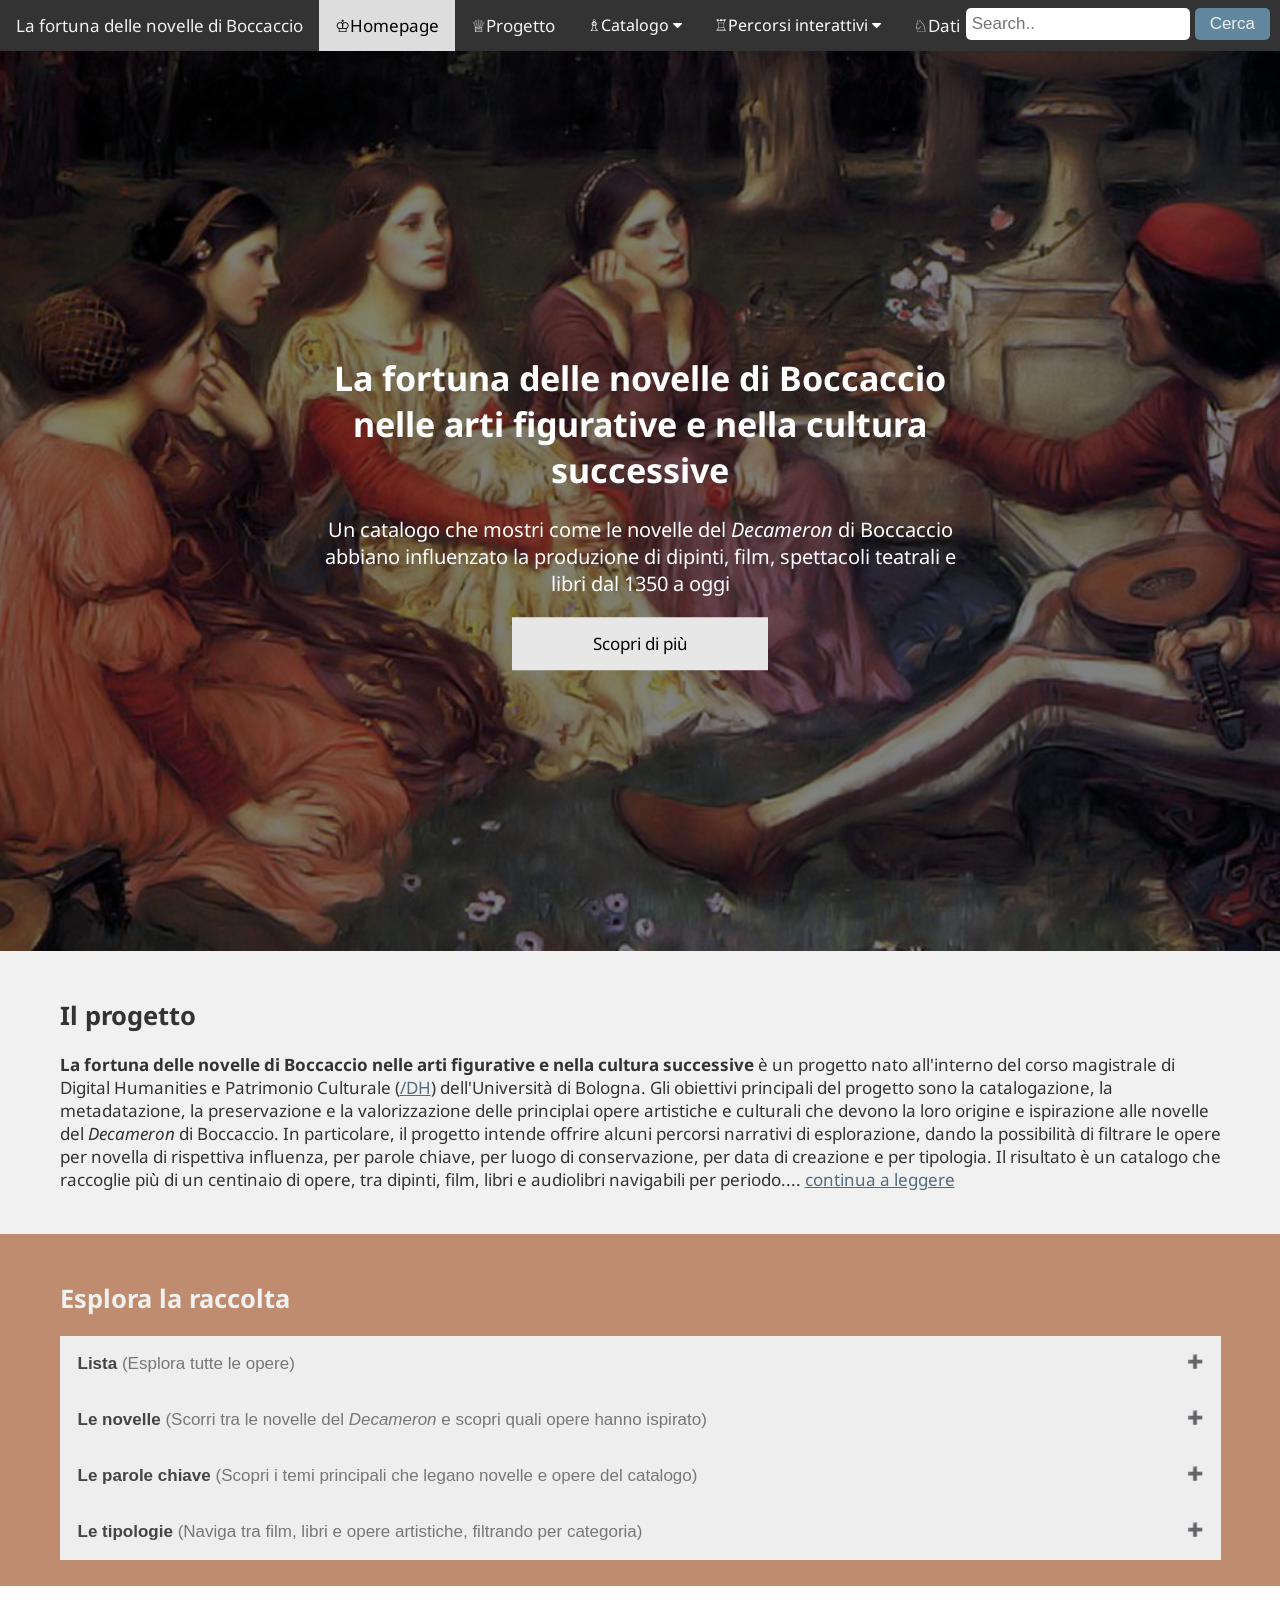
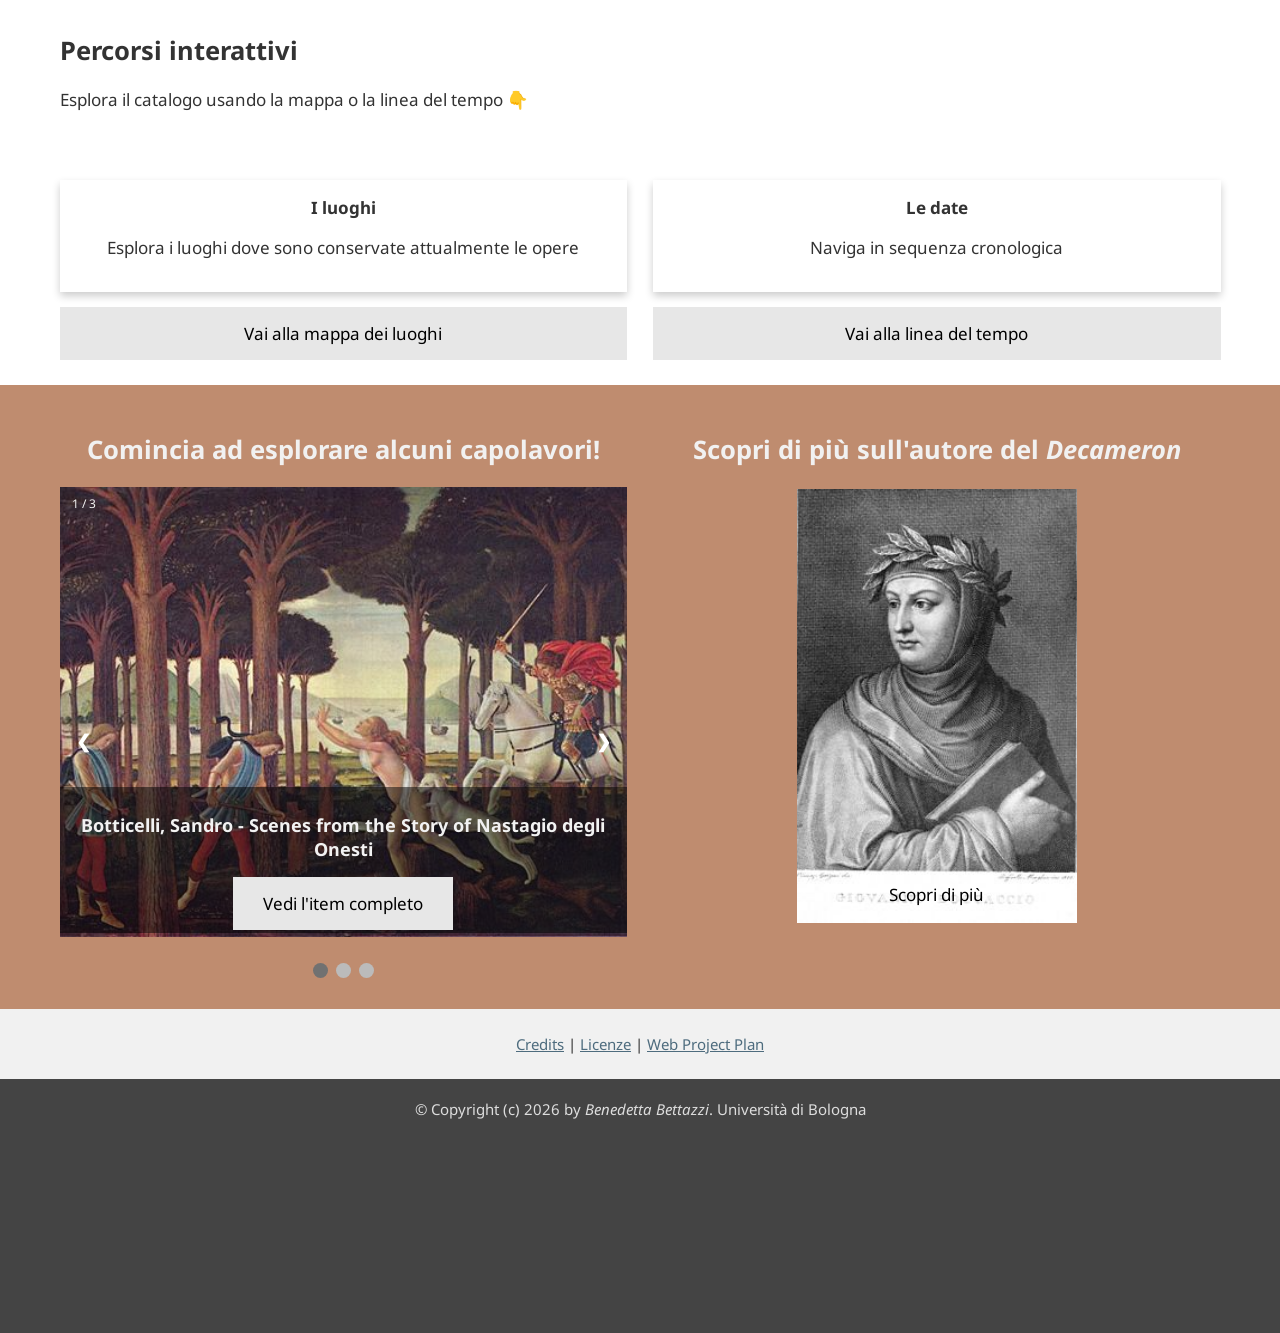
<file: index.html>
<!DOCTYPE html>
<html lang="it">
<!-- Un documento html ha due elementi dipendenti, un head e un body -->
<head>
  <!-- Required meta tags -->
  <title>La fortuna delle novelle di Boccaccio</title>
  <meta charset="UTF-8" />
  <!-- responsivness -->
  <meta name="viewport" content="width=device-width, initial-scale=1" />
  <!-- foglio di stile -->
  <link rel="stylesheet" type="text/css" href="style/style.css" />
  <!-- libreria di icone -->
  <link rel="stylesheet" href="https://cdnjs.cloudflare.com/ajax/libs/font-awesome/4.7.0/css/font-awesome.min.css">
    <!-- Metadati Dublin Core (DC) -->
  <meta name="DC.Title" content="La fortuna delle novelle di Boccaccio">
  <meta name="DC.Creator" content="Benedetta Bettazzi">
  <meta name="DC.Subject" content="Giovanni Boccaccio; Decameron; Digital Humanities">
  <meta name="DC.Description" content="Collezione digitale e catalogo ragionato delle trasposizioni artistiche, editoriali e multimediali delle novelle del Decameron di Giovanni Boccaccio.">
  <meta name="DC.Publisher" content="Università degli Studi di Bologna">
  <meta name="DC.Date" content="2026">
  <meta name="DC.Type" content="InteractiveResource">
  <meta name="DC.Format" content="text/html">
  <meta name="DC.Identifier" content="http://example.org/boccaccio-novelle">
  <meta name="DC.Language" content="it">
  <meta name="DC.Rights" content="Licenza riservata">
</head>
<body>
  <!-- Abbiamo diviso il body in header, nav, section e footer -->
  <!-- header -->
  <header style="display: none;">
   <div class="header">
   </div>
 </header>
 <!-- navigation bar -->
 <nav>
  <div class="topnav">
    <a class="navbar-brand" href="#">La fortuna delle novelle di Boccaccio</a>
    <a href="#" class="active" title="Link alla home">&#9812;Homepage</a>
    <a href="#scopri-di-piu" title="Link al progetto">&#9813;Progetto</a>
    <!--dropdown (tendina) in topnav-->
    <div class="dropdown">
      <button class="dropbtn">&#9815;Catalogo <i class="fa fa-caret-down"></i></button>
      <div class="dropdown-content">
        <a href="list-items.html">Lista</a>
        <a href="#">Le novelle</a>
        <a href="#">Le parole chiave</a>
        <a href="#">Le tipologie</a>
      </div>
    </div>
    <div class="dropdown">
      <button class="dropbtn">&#9814;Percorsi interattivi <i class="fa fa-caret-down"></i></button>
      <div class="dropdown-content">
        <a href="map.html" title="Link alla mappa su Leaflet">La mappa dei luoghi</a>
        <a href="#" title="Link alla linea del tempo">La linea del tempo</a>
      </div>
    </div>
    <a href="data.html" title="Vai alla pagina dei Dati e Riconciliazione">&#9816;Dati</a>
    <!--barra di search in alto a destra-->
    <form class="search-form">
        <input type="text" placeholder="Search..">
        <button class="search-button" type="submit">Cerca</button>
    </form>
  </div>
</nav>
<!-- hero img -->
<!-- La div che segue ha un titolo di primo livello e un paragrafo -->
<!-- A Hero Image is a large image with text, often placed at the top of a webpage -->
<div class="hero-image">
  <div class="hero-text">
    <h1>La fortuna delle novelle di Boccaccio nelle arti figurative e nella cultura successive</h1>
    <p>Un catalogo che mostri come le novelle del <i>Decameron</i> di Boccaccio abbiano influenzato la produzione di dipinti, film, spettacoli teatrali e libri dal 1350 a oggi</p>
    <a href="#scopri-di-piu" class="btn default" title="Scopri di più">Scopri di più</a>
  </div>
</div>
<!-- 1 column -->
<section>
  <div class="row bg-gray" id="scopri-di-piu">
    <div class="column">
      <h2>Il progetto</h2>
      <p>
        <b>La fortuna delle novelle di Boccaccio nelle arti figurative e nella cultura successive</b> è un progetto nato all'interno del corso magistrale di Digital
        Humanities e Patrimonio Culturale (<a
        href="https://www.unibo.it/it/studiare/insegnamenti-competenze-trasversali-moocs/insegnamenti/insegnamento/2026/523225"
        title="Link al corso"
        target="_blank">/DH</a
        >) dell'Università di Bologna. Gli obiettivi principali del progetto sono la catalogazione, la metadatazione, la preservazione e la valorizzazione delle principlai opere artistiche e culturali che devono la loro origine e ispirazione alle novelle del <i>Decameron</i> di Boccaccio. In particolare, il progetto intende offrire alcuni percorsi narrativi di esplorazione, dando la possibilità di filtrare le opere per novella di rispettiva influenza, per parole chiave, per luogo di conservazione, per data di creazione e per tipologia. Il risultato è un catalogo che raccoglie più di un centinaio di opere, tra dipinti, film, libri e audiolibri navigabili per periodo.... <a href="#scopri-di-piu">continua a leggere</a>
      </p>
    </div>
  </div>
</section>
<!-- 1 column -->
<section>
  <div class="row bg-pink">
    <div class="column">
      <h2 class="txt-light" id="esplora-la-raccolta">Esplora la raccolta</h2>
      <!-- accordion -->
      <button class="accordion btn-esplora"><b>Lista</b> <span class="span-btn-esplora"> (Esplora tutte le opere)</span></button>
      <div class="panel">
        <p>
          Catalogo completo delle opere in lista, con possibilità di filtrare per novella, luogo di conservazione, parole chiave e tipologia di opera (film, libri, opere d'arte...). Clicca sulle opere per scoprire a quale novella fanno riferimento!
        </p>
        <a href="list-items.html" class="btn default" title="Vai a tutte le opere">Vai alla lista</a>
      </div>
      <button class="accordion btn-esplora"><b>Le novelle</b> <span class="span-btn-esplora"> (Scorri tra le novelle del <i>Decameron</i> e scopri quali opere hanno ispirato)</span></button>
      <div class="panel">
        <p>
          Troverai i testi in TEI delle novelle del <i>Decameron</i>, basate sull'edizione a cura di Vittore Branca, edizione Einaudi 1992. Sotto a ogni novella, con testo scaricabile, l'elenco delle opere che la novella ha ispirato.
        </p>
        <a href="#esplora-la-raccolta" class="btn default" title="Vai ai testi delle novelle">Vai ai testi delle novelle</a>
      </div>
      <button class="accordion btn-esplora"><b>Le parole chiave</b> <span class="span-btn-esplora">(Scopri i temi principali che legano novelle e opere del catalogo)</span></button>
      <div class="panel">
        <p>
          Cerca tra le parole chiave legate al <i>Decameron</i> (come "amore", "ingegno", "motto", "beffa" e molte altre) ed esplora le opere in base alla tematica di cui trattano.
        </p>
        <a href="#esplora-la-raccolta" class="btn default" title="Vai ai temi">Cerca tra le parole chiave</a> 
      </div>
      <button class="accordion btn-esplora"><b>Le tipologie</b> <span class="span-btn-esplora">(Naviga tra film, libri e opere artistiche, filtrando per categoria)</span></button>
      <div class="panel">
        <p>
          Non solo dipinti; il <i>Decameron</i> è stato fonte di ispirazione per tantissime opere di vario tipo. Qui abbiamo raccolto la filmografia, l'editoria (compreso un audiolibro) e le opere artistiche, prevalentemente pittoriche, per dare modo di esplorare la varietà e la ricchezza dell'influenza boccacciana.
        </p>
        <a href="#esplora-la-raccolta" class="btn default" title="Scopri tutte le tipologie">Scopri tutte le tipologie</a>
      </div>
    </div>
  </div>
</section>
<!-- section catalogo con 2 column cards -->
<section>
  <div class="row">
    <div class="column">
      <h2 id="percorsi-interattivi">Percorsi interattivi</h2>
      <p>Esplora il catalogo usando la mappa o la linea del tempo &#128071</p>
    </div>
    <div class="leftcolumn">
      <div class="card">
        <b>I luoghi</b>
        <p>Esplora i luoghi dove sono conservate attualmente le opere</p>
      </div>
      <a href="map.html" class="btn default" title="Vai alla mappa">Vai alla mappa dei luoghi</a>
    </div>
    <div class="rightcolumn">
      <div class="card">
        <b>Le date</b>
        <p>Naviga in sequenza cronologica</p>
      </div>
      <a href="#percorsi-interattivi" class="btn default" title="Vai alla linea del tempo">Vai alla linea del tempo</a>
    </div>
  </div>
</section>
<!--1 column-->
<section>
  <div class="row bg-pink">
    <div class="leftcolumn">
      <h2 class="txt-light text-center" id="comincia">Comincia ad esplorare alcuni capolavori!</h2>
      <!-- Slideshow container -->
      <div class="slideshow-container">
      <!-- Full-width images with number and caption text -->
        <div class="mySlides fade active">
          <div class="numbertext">1 / 3</div>
          <img src="img/opere/Botticelli - Nastagio degli Onesti pt.1.jpg" style="width:100%" class="slide">
          <div class="text">
            <p>Botticelli, Sandro - Scenes from the Story of Nastagio degli Onesti</p>
            <a href="item.html" class="btn default" title="Vedi l'item completo" style="display: inline;">Vedi l'item completo</a>
          </div>
        </div>
        <div class="mySlides fade">
          <div class="numbertext">2 / 3</div>
          <img src="img/opere/The Story of Griselda pt.1.jpg" style="width:100%" class="slide">
          <div class="text">
            <p>Anonimo Maestro - Storie di Griselda</p>
            <a href="#comincia" class="btn default" title="Vai all'opera" style="display: inline;">Vedi l'item completo</a>
          </div>
        </div>
        <div class="mySlides fade">
          <div class="numbertext">3 / 3</div>
          <img src="img/opere/Willem Van Mieris - Cimone e Efigenia.jpg" style="width:100%" class="slide">
          <div class="text">
            <p>Willem Van Mieris - Cimone e Efigenia</p>
            <a href="#comincia" class="btn default" title="Vai all'opera" style="display: inline;">Vedi l'item completo</a>
          </div>
        </div>
        <!-- Next and previous buttons -->
        <a class="prev" onclick="plusSlides(-1)">&#10094;</a>
        <a class="next" onclick="plusSlides(1)">&#10095;</a>
        <!-- The dots/circles -->
        <br>
        <div style="text-align:center">
          <span class="dot"></span>
          <span class="dot"></span>
          <span class="dot"></span>
        </div>
      </div>
    </div>
    <div class="rightcolumn">
      <h2 class="txt-light text-center">Scopri di più sull'autore del <i>Decameron</i></h2>
      <!-- autore -->
      <div class="container author">
        <img src="img/autore.jpg" class="image author">
        <div class="overlay">Giovanni Boccaccio (1313-1375)</div>
        <a href="https://it.wikipedia.org/wiki/Giovanni_Boccaccio" class="btn default btn-author" title="Scopri di più su Boccaccio">Scopri di più</a>
      </div>
    </div>
  </div>
</section>
<!-- footer -->
<footer>
  <div class="footer">
    <p><a href="#" title="Credits">Credits</a> | <a href="#" title="Licenze">Licenze</a> | <a href="#" title="Piano di progetto">Web Project Plan</a> </p>
  </div>
  <div class="copyright">
    <p>&copy; Copyright (c) 2026 by <em>Benedetta Bettazzi</em>. 
    Università di Bologna</p>
    <p><iframe src="https://www.google.com/maps/embed?pb=!1m18!1m12!1m3!1d2845.9021866577236!2d11.34882917649802!3d44.496670997470844!2m3!1f0!2f0!3f0!3m2!1i1024!2i768!4f13.1!3m3!1m2!1s0x477fd4bb9919533f%3A0x28bbdd19297b033a!2sVia%20Zamboni%2C%2034%2C%2040126%20Bologna%20BO!5e0!3m2!1sit!2sit!4v1778673838125!5m2!1sit!2sit" width="300" height="175" style="border:0;" allowfullscreen="" loading="lazy" referrerpolicy="no-referrer-when-downgrade"></iframe></p>
  </div>
</footer>
<!-- script -->
<script type="text/javascript" src="js/main.js"></script>
</body>
</html>
</file>
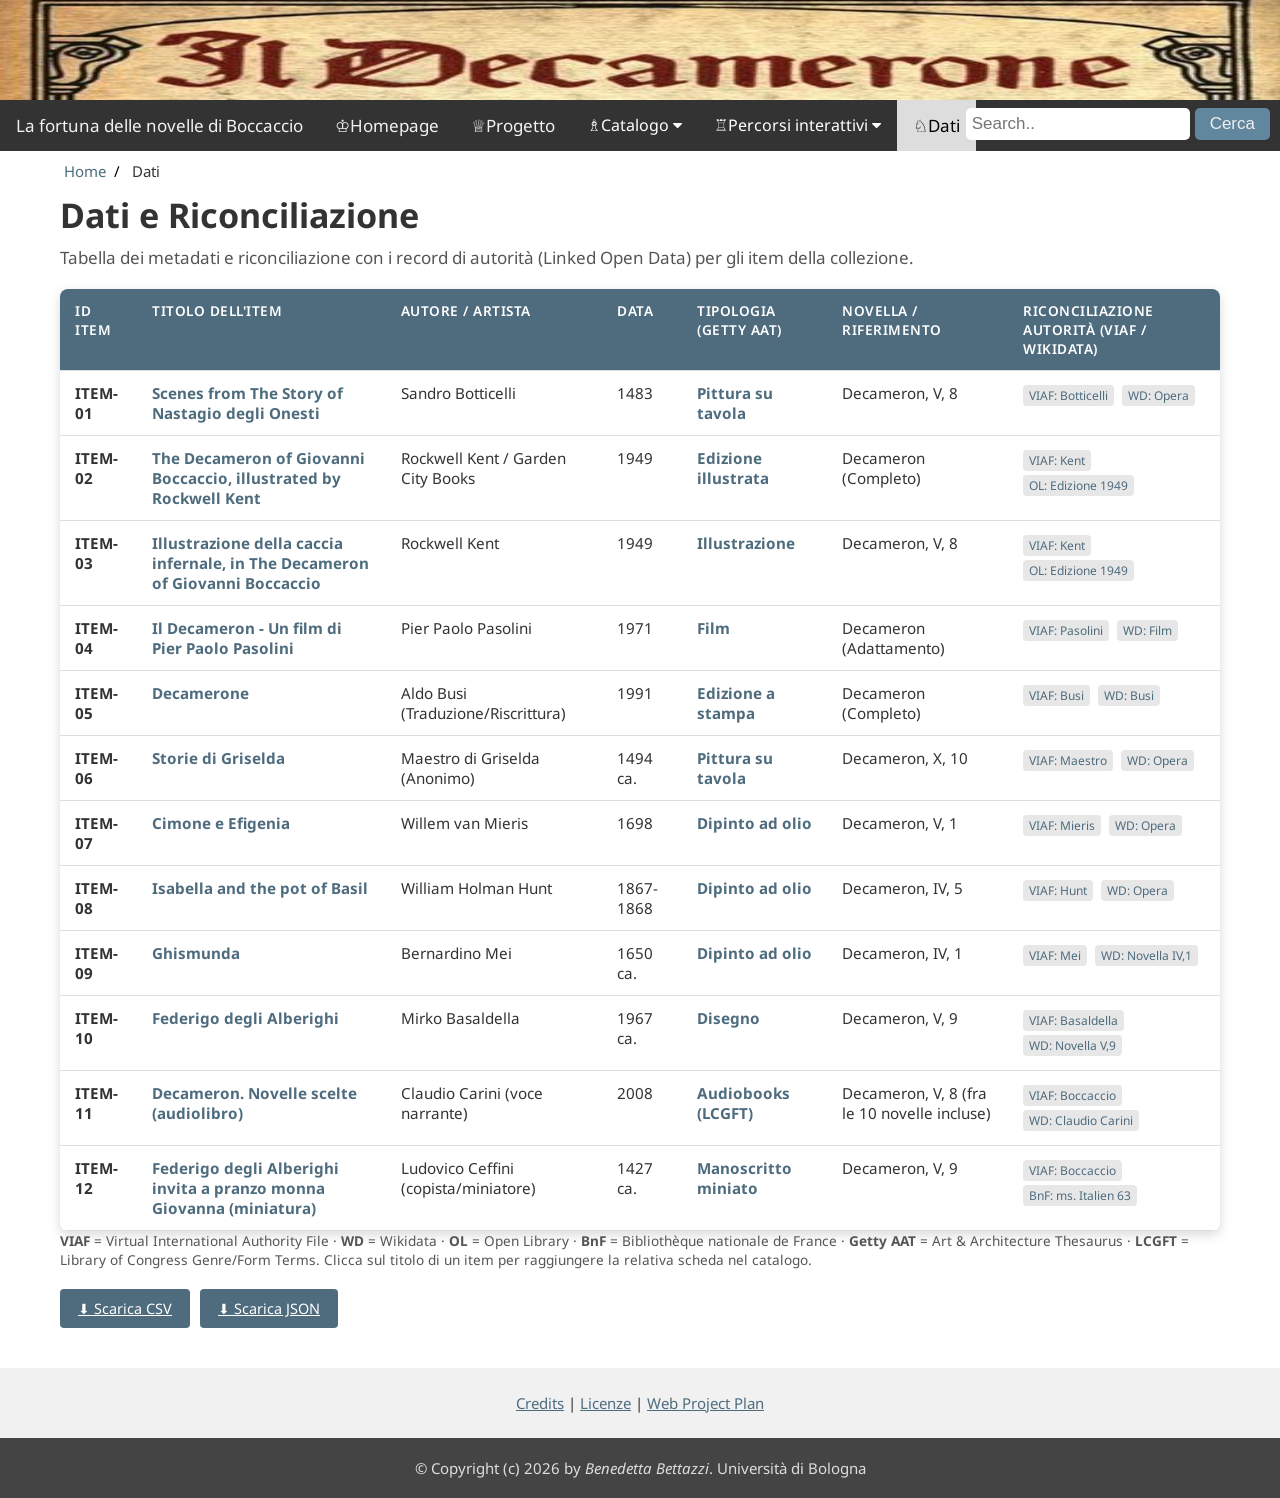
<file: data.html>
<!DOCTYPE html>
<html lang="it">
<head>
  <meta charset="UTF-8">
  <meta name="viewport" content="width=device-width, initial-scale=1.0">
  <title>Dati | La fortuna delle novelle di Boccaccio</title>

  <!-- CSS Principale + stili specifici della pagina Dati -->
  <link rel="stylesheet" href="style/style.css">
  <link rel="stylesheet" href="style/style-data.css">
  <!-- Icons -->
  <link rel="stylesheet" href="https://cdnjs.cloudflare.com/ajax/libs/font-awesome/4.7.0/css/font-awesome.min.css">
</head>
<body class="page-data">

  <!-- header -->
  <header>
    <div class="header">
      <img src="img/layout/Decamerone.jpg" class="center" alt="Decamerone"/>
    </div>
  </header>

  <!-- navigation bar -->
  <nav>
    <div class="topnav">
      <a class="navbar-brand" href="#">La fortuna delle novelle di Boccaccio</a>
      <a href="index.html" title="Link alla home">&#9812;Homepage</a>
      <a href="index.html#scopri-di-piu" title="Link al progetto">&#9813;Progetto</a>
      <!-- dropdown catalogo -->
      <div class="dropdown">
        <button class="dropbtn">&#9815;Catalogo <i class="fa fa-caret-down"></i></button>
        <div class="dropdown-content">
          <a href="list-items.html">Lista</a>
          <a href="#">Le novelle</a>
          <a href="#">Le parole chiave</a>
          <a href="#">Le tipologie</a>
        </div>
      </div>
      <!-- dropdown percorsi interattivi -->
      <div class="dropdown">
        <button class="dropbtn">&#9814;Percorsi interattivi <i class="fa fa-caret-down"></i></button>
        <div class="dropdown-content">
          <a href="map.html" title="Link alla mappa su Leaflet">La mappa dei luoghi</a>
          <a href="#" title="Link alla linea del tempo">La linea del tempo</a>
        </div>
      </div>
      <a href="data.html" class="active" title="Vai alla pagina dei Dati e Riconciliazione">&#9816;Dati</a>
      <!-- barra di search in alto a destra -->
      <form class="search-form">
          <input type="text" placeholder="Search..">
          <button class="search-button" type="submit">Cerca</button>
      </form>
    </div>
  </nav>

  <!-- breadcrumbs: barra a piena larghezza, come in map.html -->
  <div class="breadcrumb-bar">
    <ul class="breadcrumb" id="breadcrumb-list">
      <!-- Generato automaticamente da main.js -->
    </ul>
  </div>

  <!-- Contenuto pagina Dati -->
  <div class="data-container">
    <h1>Dati e Riconciliazione</h1>
    <p>Tabella dei metadati e riconciliazione con i record di autorità (Linked Open Data) per gli item della collezione.</p>

    <div class="table-container">
      <table>
        <thead><!--(Table Head). Serve a raggruppare l'intestazione di una tabella-->
          <tr><!--Table Row, rappresenta una riga della tabella-->
            <th>ID Item</th><!--"Table Data" (Dato di Tabella), definisce una singola cella standard-->
            <th>Titolo dell'Item</th>
            <th>Autore / Artista</th>
            <th>Data</th>
            <th>Tipologia (Getty AAT)</th>
            <th>Novella / Riferimento</th>
            <th>Riconciliazione Autorità (VIAF / Wikidata)</th>
          </tr>
        </thead>
        <tbody>
          <tr>
            <td><strong>ITEM-01</strong></td>
            <td><a href="item.html">Scenes from The Story of Nastagio degli Onesti</a></td>
            <td>Sandro Botticelli</td>
            <td>1483</td>
            <td><a href="http://vocab.getty.edu/page/aat/300033618" target="_blank">Pittura su tavola</a></td>
            <td>Decameron, V, 8</td>
            <td>
              <a href="https://viaf.org/viaf/179145971392032252190/" target="_blank" class="badge">VIAF: Botticelli</a>
              <a href="https://www.wikidata.org/wiki/Q1131019" target="_blank" class="badge">WD: Opera</a>
            </td>
          </tr>
          <tr>
            <td><strong>ITEM-02</strong></td>
            <td><a href="list-items.html">The Decameron of Giovanni Boccaccio, illustrated by Rockwell Kent</a></td>
            <td>Rockwell Kent / Garden City Books</td>
            <td>1949</td>
            <td><a href="http://vocab.getty.edu/page/aat/300028043" target="_blank">Edizione illustrata</a></td>
            <td>Decameron (Completo)</td>
            <td>
              <a href="https://viaf.org/viaf/64016629" target="_blank" class="badge">VIAF: Kent</a>
              <a href="https://openlibrary.org/books/OL51012654M/The_Decameron_of_Giovanni_Boccaccio" target="_blank" class="badge" title="Record d'edizione Open Library (Garden City Pub. Co., 1949)">OL: Edizione 1949</a>
            </td>
          </tr>
          <tr>
            <td><strong>ITEM-03</strong></td>
            <td><a href="list-items.html">Illustrazione della caccia infernale, in The Decameron of Giovanni Boccaccio</a></td>
            <td>Rockwell Kent</td>
            <td>1949</td>
            <td><a href="http://vocab.getty.edu/page/aat/300015578" target="_blank">Illustrazione</a></td>
            <td>Decameron, V, 8</td>
            <td>
              <a href="https://viaf.org/viaf/64016629" target="_blank" class="badge">VIAF: Kent</a>
              <a href="https://openlibrary.org/books/OL51012654M/The_Decameron_of_Giovanni_Boccaccio" target="_blank" class="badge" title="Record d'edizione Open Library (Garden City Pub. Co., 1949)">OL: Edizione 1949</a>
            </td>
          </tr>
          <tr>
            <td><strong>ITEM-04</strong></td>
            <td><a href="list-items.html">Il Decameron - Un film di Pier Paolo Pasolini</a></td>
            <td>Pier Paolo Pasolini</td>
            <td>1971</td>
            <td><a href="http://vocab.getty.edu/page/aat/300136900" target="_blank">Film</a></td>
            <td>Decameron (Adattamento)</td>
            <td>
              <a href="https://viaf.org/viaf/54152321/" target="_blank" class="badge">VIAF: Pasolini</a>
              <a href="https://www.wikidata.org/wiki/Q720159" target="_blank" class="badge">WD: Film</a>
            </td>
          </tr>
          <tr>
            <td><strong>ITEM-05</strong></td>
            <td><a href="list-items.html">Decamerone</a></td>
            <td>Aldo Busi (Traduzione/Riscrittura)</td>
            <td>1991</td>
            <td><a href="http://vocab.getty.edu/page/aat/300028051" target="_blank">Edizione a stampa</a></td>
            <td>Decameron (Completo)</td>
            <td>
              <a href="https://viaf.org/viaf/51711200/" target="_blank" class="badge">VIAF: Busi</a>
              <a href="https://www.wikidata.org/wiki/Q1232810" target="_blank" class="badge">WD: Busi</a>
            </td>
          </tr>
          <tr>
            <td><strong>ITEM-06</strong></td>
            <td><a href="list-items.html">Storie di Griselda</a></td>
            <td>Maestro di Griselda (Anonimo)</td>
            <td>1494 ca.</td>
            <td><a href="http://vocab.getty.edu/page/aat/300033618" target="_blank">Pittura su tavola</a></td>
            <td>Decameron, X, 10</td>
            <td>
              <a href="https://viaf.org/viaf/95836371" target="_blank" class="badge">VIAF: Maestro</a>
              <a href="https://www.wikidata.org/wiki/Q131719743" target="_blank" class="badge">WD: Opera</a>
            </td>
          </tr>
          <tr>
            <td><strong>ITEM-07</strong></td>
            <td><a href="list-items.html">Cimone e Efigenia</a></td>
            <td>Willem van Mieris</td>
            <td>1698</td>
            <td><a href="http://vocab.getty.edu/page/aat/300033618" target="_blank">Dipinto ad olio</a></td>
            <td>Decameron, V, 1</td>
            <td>
              <a href="https://viaf.org/viaf/44570885/" target="_blank" class="badge">VIAF: Mieris</a>
              <a href="https://www.wikidata.org/wiki/Q107557318" target="_blank" class="badge">WD: Opera</a>
            </td>
          </tr>
          <tr>
            <td><strong>ITEM-08</strong></td>
            <td><a href="list-items.html">Isabella and the pot of Basil</a></td>
            <td>William Holman Hunt</td>
            <td>1867-1868</td>
            <td><a href="http://vocab.getty.edu/page/aat/300033618" target="_blank">Dipinto ad olio</a></td>
            <td>Decameron, IV, 5</td>
            <td>
              <a href="https://viaf.org/viaf/61618437/" target="_blank" class="badge">VIAF: Hunt</a>
              <a href="https://www.wikidata.org/wiki/Q4198276" target="_blank" class="badge">WD: Opera</a>
            </td>
          </tr>
          <tr>
            <td><strong>ITEM-09</strong></td>
            <td><a href="list-items.html">Ghismunda</a></td>
            <td>Bernardino Mei</td>
            <td>1650 ca.</td>
            <td><a href="http://vocab.getty.edu/page/aat/300033618" target="_blank">Dipinto ad olio</a></td>
            <td>Decameron, IV, 1</td>
            <td>
              <a href="https://viaf.org/viaf/30472483/" target="_blank" class="badge">VIAF: Mei</a>
              <a href="https://www.wikidata.org/wiki/Q43306031" target="_blank" class="badge">WD: Novella IV,1</a>
            </td>
          </tr>
          <tr>
            <td><strong>ITEM-10</strong></td>
            <td><a href="list-items.html">Federigo degli Alberighi</a></td>
            <td>Mirko Basaldella</td>
            <td>1967 ca.</td>
            <td><a href="http://vocab.getty.edu/page/aat/300033973" target="_blank">Disegno</a></td>
            <td>Decameron, V, 9</td>
            <td>
              <a href="https://viaf.org/viaf/69739433/" target="_blank" class="badge">VIAF: Basaldella</a>
              <a href="https://www.wikidata.org/wiki/Q43306049" target="_blank" class="badge">WD: Novella V,9</a>
            </td>
          </tr>
          <tr>
            <td><strong>ITEM-11</strong></td>
            <td><a href="list-items.html">Decameron. Novelle scelte (audiolibro)</a></td>
            <td>Claudio Carini (voce narrante)</td>
            <td>2008</td>
            <td><a href="http://id.loc.gov/authorities/genreForms/gf2011026063" target="_blank">Audiobooks (LCGFT)</a></td>
            <td>Decameron, V, 8 (fra le 10 novelle incluse)</td>
            <td>
              <a href="https://viaf.org/viaf/64002165/" target="_blank" class="badge">VIAF: Boccaccio</a>
              <a href="https://www.wikidata.org/wiki/Q3679972" target="_blank" class="badge">WD: Claudio Carini</a>
            </td>
          </tr>
          <tr>
            <td><strong>ITEM-12</strong></td>
            <td><a href="list-items.html">Federigo degli Alberighi invita a pranzo monna Giovanna (miniatura)</a></td>
            <td>Ludovico Ceffini (copista/miniatore)</td>
            <td>1427 ca.</td>
            <td><a href="http://vocab.getty.edu/page/aat/300265483" target="_blank">Manoscritto miniato</a></td>
            <td>Decameron, V, 9</td>
            <td>
              <a href="https://viaf.org/viaf/64002165/" target="_blank" class="badge">VIAF: Boccaccio</a>
              <a href="https://archivesetmanuscrits.bnf.fr/ark:/12148/cc9591h" target="_blank" class="badge">BnF: ms. Italien 63</a>
            </td>
          </tr>
        </tbody>
      </table>
    </div>

    <p class="legenda">
      <strong>VIAF</strong> = Virtual International Authority File · <strong>WD</strong> = Wikidata · <strong>OL</strong> = Open Library ·  <strong>BnF</strong> = Bibliothèque nationale de France · <strong>Getty AAT</strong> = Art &amp; Architecture Thesaurus · <strong>LCGFT</strong> = Library of Congress Genre/Form Terms.
      Clicca sul titolo di un item per raggiungere la relativa scheda nel catalogo.
    </p>
     <!--
      Nota di riconciliazione: per ITEM-05 e ITEM-11 non è stato trovato un
      record distinto e verificabile con certezza (edizione Busi/Rizzoli
      1990-91 disponibile in più varianti; audiolibro Recitar Leggendo privo
      di un identificativo pubblico rintracciato). Le due colonne restano
      quindi entrambe di tipo "persona" (VIAF + WD) in attesa di un ISBN/EAN
      certo da riconciliare.
    -->
    <div class="export-buttons">
      <a class="btn-export" href="data.csv" download="decameron.csv">&#11015; Scarica CSV</a>
      <a class="btn-export" href="data.json" download="decameron.json">&#11015; Scarica JSON</a>
    </div>
  </div>

  <!-- footer -->
  <footer>
    <div class="footer">
      <p>
        <a href="#" title="Credits">Credits</a> |
        <a href="#" title="Licenze">Licenze</a> |
        <a href="#" title="Piano di progetto">Web Project Plan</a>
      </p>
    </div>
    <div class="copyright">
      <p>&copy; Copyright (c) 2026 by <em>Benedetta Bettazzi</em>.
      Università di Bologna</p>
    </div>
  </footer>

  <script src="js/main.js"></script>
</body>
</html>
</file>
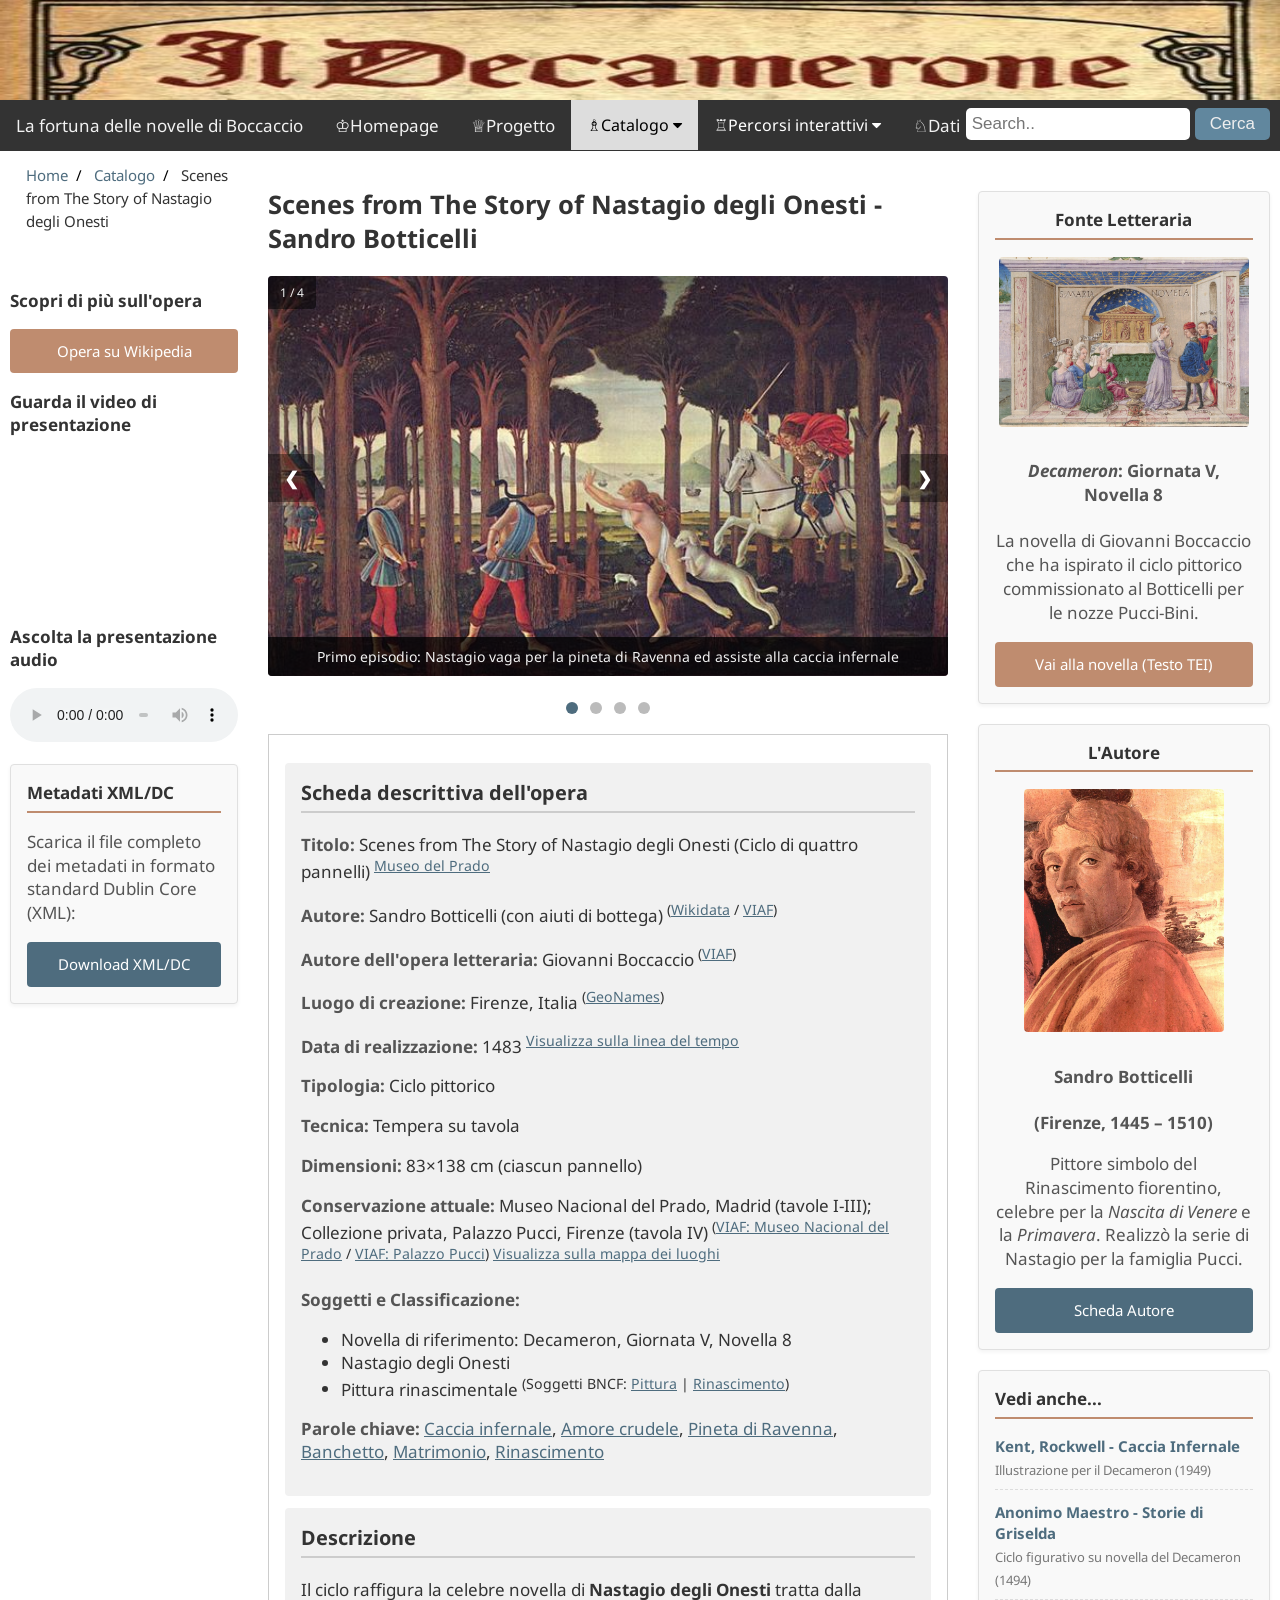
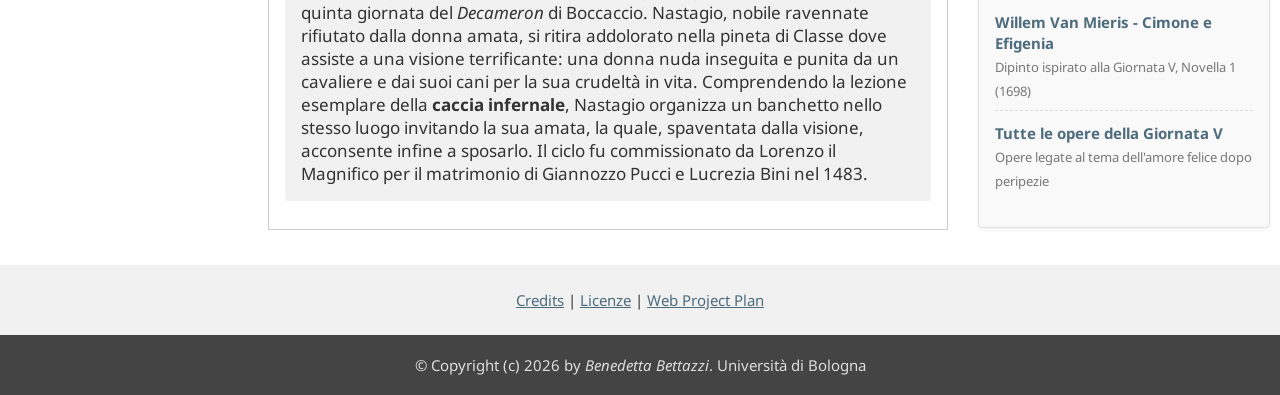
<file: item.html>
<!DOCTYPE html>
<html lang="it">
  <head>
    <title>Scenes from The Story of Nastagio degli Onesti - Sandro Botticelli | La fortuna delle novelle di Boccaccio</title>
    <meta charset="utf-8" />
    <meta name="viewport" content="width=device-width, initial-scale=1" />
    <!-- 1. Stili generali di tutto il sito -->
    <link rel="stylesheet" href="style/style.css">
    <!-- 2. Stili specifici della lista (sovrascrive solo ciò che serve) -->
    <link rel="stylesheet" href="style/style-item.css">
    <!-- Icons -->
    <link rel="stylesheet" href="https://cdnjs.cloudflare.com/ajax/libs/font-awesome/4.7.0/css/font-awesome.min.css" />
    <!-- Metadati Dublin Core -->
    <meta name="DC.Title" content="Scenes from The Story of Nastagio degli Onesti">
    <meta name="DC.Identifier" content="ITEM-01">
    <meta name="DC.Creator" content="Botticelli, Sandro">
    <meta name="DC.Contributor" content="Boccaccio, Giovanni">
    <meta name="DC.Subject" content="Decameron; Giornata V, Novella 8; Nastagio degli Onesti; Pittura rinascimentale">
    <meta name="DC.Description" xml:lang="it" content="Il ciclo raffigura la celebre novella di Nastagio degli Onesti tratta dalla quinta giornata del Decameron di Boccaccio. Nastagio, nobile ravennate rifiutato dalla donna amata, si ritira addolorato nella pineta di Classe dove assiste a una visione terrificante: una donna nuda inseguita e punita da un cavaliere e dai suoi cani per la sua crudeltà in vita. Comprendendo la lezione esemplare della caccia infernale, Nastagio organizza un banchetto nello stesso luogo invitando la sua amata, la quale, spaventata dalla visione, acconsente infine a sposarlo. Il ciclo fu commissionato da Lorenzo il Magnifico per il matrimonio di Giannozzo Pucci e Lucrezia Bini nel 1483.">
    <meta name="DC.Date" content="1483">
    <meta name="DC.Type" content="Image">
    <meta name="DC.Format" content="image/jpeg">
    <meta name="DC.Publisher" content="Museo Nacional del Prado (Pannelli I-III); Collezione privata (Pannello IV)">
    <meta name="DC.Rights" content="Copyright © Museo Nacional del Prado">
    <!-- Riconciliazione Linked Open Data (LOD) -->
    <link rel="schema.DCTERMS" href="http://purl.org/dc/terms/">
    <link rel="DCTERMS.creator" href="https://viaf.org/viaf/179145970098632250973">
    <link rel="DCTERMS.contributor" href="https://viaf.org/viaf/64002165/">
    <link rel="DCTERMS.spatial" href="https://www.geonames.org/3176959/firenze.html">
  </head>
  <body>
    <!-- header -->
    <header>
      <div class="header">
       <img src="img/layout/Decamerone.jpg" class="center" alt="Decamerone"/>
      </div>
    </header>

    <!-- navigation bar -->
    <nav>
      <div class="topnav">
        <a class="navbar-brand" href="#">La fortuna delle novelle di Boccaccio</a>
        <a href="index.html" title="Link alla home">&#9812;Homepage</a>
        <a href="index.html#scopri-di-piu" title="Link al progetto">&#9813;Progetto</a>
        <div class="dropdown">
          <button class="dropbtn active">&#9815;Catalogo <i class="fa fa-caret-down"></i></button>
          <div class="dropdown-content">
            <a href="list-items.html">Lista</a>
            <a href="#">Le novelle</a>
            <a href="#">Le parole chiave</a>
            <a href="#">Le tipologie</a>
          </div>
        </div>
        <div class="dropdown">
          <button class="dropbtn">&#9814;Percorsi interattivi <i class="fa fa-caret-down"></i></button>
          <div class="dropdown-content">
            <a href="map.html" title="Link alla mappa su Leaflet">La mappa dei luoghi</a>
            <a href="#" title="Link alla linea del tempo">La linea del tempo</a>
          </div>
        </div>
        <a href="data.html" title="Vai alla pagina dei Dati e Riconciliazione">&#9816;Dati</a>
        <!--barra di search in alto a destra-->
        <form class="search-form">
            <input type="text" placeholder="Search..">
            <button class="search-button" type="submit">Cerca</button>
        </form>
      </div>
    </nav>

    <!-- three columns layout: Left, Main, Right (Aside) -->
    <div class="row">
      <!-- left column -->
      <div class="leftcolumn">
        <!-- breadcrumbs -->
        <div>
          <ul class="breadcrumb" id="breadcrumb-list">
            <!-- Generato automaticamente da main.js -->
          </ul>
        </div>

        <!-- scopri di più sull'opera -->
        <div>
          <p class="bold">Scopri di più sull'opera</p>
          <a
            href="https://it.wikipedia.org/wiki/Nastagio_degli_Onesti,_primo_episodio"
            class="btn bg-pink"
            title="Vedi Nastagio degli Onesti su Wikipedia"
            target="_blank">Opera su Wikipedia</a>   
        </div>

        <div>
          <p class="bold">Guarda il video di presentazione</p>
          <p>
            <iframe width="100%" height="200" src="https://www.youtube.com/embed/uILX9-pZVXI" title="Sandro Botticelli | Nastagio degli Onesti, parte I, II e III" frameborder="0" allow="accelerometer; autoplay; clipboard-write; encrypted-media; gyroscope; picture-in-picture; web-share" referrerpolicy="strict-origin-when-cross-origin" allowfullscreen class="responsive"></iframe>
          </p>
        </div>

        <div class="responsive">
          <p class="bold">Ascolta la presentazione audio</p>
          <p>
            <audio controls style="width: 100%;">
              <source src="#" type="audio/mpeg">Il tuo browser non supporta l'elemento audio.
            </audio>
          </p>
        </div>

        <div class="sidebar-box">
          <h3>Metadati XML/DC</h3>
          <p>Scarica il file completo dei metadati in formato standard Dublin Core (XML):</p>
          <a href="item_DC.xml" download="item_DC.xml" class="btn bg-blue">
            Download XML/DC
          </a>
        </div>

      </div>

      <!-- main column -->
      <div class="maincolumn">
        <h2>Scenes from The Story of Nastagio degli Onesti - Sandro Botticelli</h2>

        <!-- Slideshow delle 4 tavole -->
        <div class="slideshow-container">
          <div class="mySlides fade active">
            <div class="numbertext">1 / 4</div>
            <img src="img/opere/Botticelli - Nastagio degli Onesti pt.1.jpg" class="slide-img" alt="Primo episodio: Nastagio incontra la donna e il cavaliere nel pineto">
            <div class="slide-caption">Primo episodio: Nastagio vaga per la pineta di Ravenna ed assiste alla caccia infernale</div>
          </div>

          <div class="mySlides fade">
            <div class="numbertext">2 / 4</div>
            <img src="img/opere/Botticelli - Nastagio degli Onesti pt.2.jpg" class="slide-img" alt="Secondo episodio: L'uccisione della donna e lo squartamento">
            <div class="slide-caption">Secondo episodio: Il cavaliere squarta la donna e ne getta i visceri ai cani</div>
          </div>

          <div class="mySlides fade">
            <div class="numbertext">3 / 4</div>
            <img src="img/opere/Botticelli - Nastagio degli Onesti pt.3.jpg" class="slide-img" alt="Terzo episodio: Il banchetto nella pineta">
            <div class="slide-caption">Terzo episodio: Il banchetto organizzato da Nastagio nella pineta per spaventare l'amata</div>
          </div>

          <div class="mySlides fade">
            <div class="numbertext">4 / 4</div>
            <img src="img/opere/Botticelli - Nastagio degli Onesti pt.4.jpg" class="slide-img" alt="Quarto episodio: Il banchetto di nozze">
            <div class="slide-caption">Quarto episodio: Il banchetto di nozze di Nastagio degli Onesti e la figlia di Paolo Traversari</div>
          </div>

          <!-- Pulsanti Avanti / Indietro -->
          <a class="prev" onclick="plusSlides(-1)">&#10094;</a>
          <a class="next" onclick="plusSlides(1)">&#10095;</a>
        </div>

        <!-- Indicatori a pallino per lo slideshow -->
        <div class="dots-container">
          <span class="dot active"></span>
          <span class="dot"></span>
          <span class="dot"></span>
          <span class="dot"></span>
        </div>

        <div class="border-section">
          <!-- Metadati dell'opera -->
          <div class="bg-gray metadata pd-12">
            <h3>Scheda descrittiva dell'opera</h3>
            <p><span>Titolo:</span> Scenes from The Story of Nastagio degli Onesti (Ciclo di quattro pannelli) <sup><a href="https://www.museodelprado.es/en/the-collection/art-work/scenes-from-the-story-of-nastagio-degli-onesti/6620fb36-c65d-497b-8283-92cef5bc08de" target="_blank" title="Visualizza i pannelli I, II, III al Museo del Prado">Museo del Prado</a></sup></p>
            <p><span>Autore:</span> Sandro Botticelli (con aiuti di bottega) <sup>(<a href="https://www.wikidata.org/wiki/Q5669" target="_blank" title="Pagina Wikidata di Botticelli">Wikidata</a> / <a href="https://viaf.org/viaf/179145970098632250973" target="_blank">VIAF</a>)</sup></p>
            <p><span>Autore dell'opera letteraria:</span> Giovanni Boccaccio <sup>(<a href="https://viaf.org/viaf/64002165/" target="_blank">VIAF</a>)</sup></p>
            <p><span>Luogo di creazione:</span> Firenze, Italia <sup>(<a href="https://www.geonames.org/3176959/firenze.html" target="_blank">GeoNames</a>)</sup></p>
            <p><span>Data di realizzazione:</span> 1483 <sup><a href="https://timeline.knightlab.com/" target="_blank" title="Visualizza sulla linea del tempo">Visualizza sulla linea del tempo</a></sup></p>
            <p><span>Tipologia:</span> Ciclo pittorico </p>
            <p><span>Tecnica:</span> Tempera su tavola </p>
            <p><span>Dimensioni:</span> 83×138 cm (ciascun pannello)</p>
            <p><span>Conservazione attuale:</span> Museo Nacional del Prado, Madrid (tavole I-III); Collezione privata, Palazzo Pucci, Firenze (tavola IV) <sup>(<a href="http://viaf.org/viaf/147181932" target="_blank">VIAF: Museo Nacional del Prado</a> / <a href="http://viaf.org/viaf/244327795" target="_blank">VIAF: Palazzo Pucci</a>) <a href="https://leafletjs.com/index.html" target="_blank" title="Visualizza sulla mappa dei luoghi">Visualizza sulla mappa dei luoghi</a></sup></p>
            <p><span>Soggetti e Classificazione:</span></p>
            <ul> <!--(Unordered List): Rappresenta la lista non ordinata (l'elenco puntato vero e proprio). Serve da contenitore generale per tutti gli elementi dell'elenco.-->
              <li>Novella di riferimento: Decameron, Giornata V, Novella 8</li>
              <li>Nastagio degli Onesti</li> <!--(List Item): Rappresenta il singolo elemento della lista.-->
              <li>Pittura rinascimentale <sup>(Soggetti BNCF: <a href="https://thes.bncf.firenze.sbn.it/termine.php?id=27395" target="_blank">Pittura</a> | <a href="https://thes.bncf.firenze.sbn.it/termine.php?id=24303" target="_blank">Rinascimento</a>)</sup></li>
            </ul>
            <p><span>Parole chiave:</span> <a href="#" title="Visualizza opere collegate">Caccia infernale</a>, <a href="#" title="Visualizza opere collegate">Amore crudele</a>, <a href="#" title="Visualizza opere collegate">Pineta di Ravenna</a>, <a href="#" title="Visualizza opere collegate">Banchetto</a>, <a href="#" title="Visualizza opere collegate">Matrimonio</a>, <a href="#" title="Visualizza opere collegate">Rinascimento</a></p>
          </div>

          <!-- Descrizione dell'opera -->
          <div class="bg-gray metadata pd-12">
            <h3 class="dc.description">Descrizione</h3>
            Il ciclo raffigura la celebre novella di <strong>Nastagio degli Onesti</strong> tratta dalla quinta giornata del <em>Decameron</em> di Boccaccio. Nastagio, nobile ravennate rifiutato dalla donna amata, si ritira addolorato nella pineta di Classe dove assiste a una visione terrificante: una donna nuda inseguita e punita da un cavaliere e dai suoi cani per la sua crudeltà in vita. Comprendendo la lezione esemplare della <strong>caccia infernale</strong>, Nastagio organizza un banchetto nello stesso luogo invitando la sua amata, la quale, spaventata dalla visione, acconsente infine a sposarlo. Il ciclo fu commissionato da Lorenzo il Magnifico per il matrimonio di Giannozzo Pucci e Lucrezia Bini nel 1483.
          </div>
        </div>
      </div>

      <!-- right column (aside) -->
      <div class="rightcolumn">
        <aside class="sidebar">
          <!-- Aside: Item Correlato (Fonte Letteraria) -->
          <div class="sidebar-box novella-card">
              <h3>Fonte Letteraria</h3>
              <img src="img/brigata.png" alt="Decameron" />
              <h4 class="card-title fw-bold"><i>Decameron</i>: Giornata V, Novella 8</h4>
              <p class="card-text small text-muted">
                La novella di Giovanni Boccaccio che ha ispirato il ciclo pittorico commissionato al Botticelli per le nozze Pucci-Bini.
              </p>
              <a href="testo-novella_TEI.xml" class="btn bg-pink" title="Scarica il testo della novella in TEI" target="_blank">Vai alla novella (Testo TEI)</a>
          </div>
          <!-- Box Autore -->
          <div class="sidebar-box author-card">
            <h3>L'Autore</h3>
            <img src="img/Botticelli.jpg" alt="Sandro Botticelli" />
            <h4 class="card-title fw-bold">Sandro Botticelli</h4>
            <p><b>(Firenze, 1445 – 1510)</b></p>
            <p>Pittore simbolo del Rinascimento fiorentino, celebre per la <em>Nascita di Venere</em> e la <em>Primavera</em>. Realizzò la serie di Nastagio per la famiglia Pucci.</p>
            <a href="https://it.wikipedia.org/wiki/Sandro_Botticelli" target="_blank" class="btn bg-blue" title="Scheda dell'autore su Wikipedia">Scheda Autore</a>
          </div>

          <!-- Box Vedi Anche -->
          <div class="sidebar-box">
            <h3>Vedi anche...</h3>
            <ul class="related-items-list">
              <li>
                <a href="#">Kent, Rockwell - Caccia Infernale</a>
                <span>Illustrazione per il Decameron (1949)</span>
              </li>
              <li>
                <a href="#">Anonimo Maestro - Storie di Griselda</a>
                <span>Ciclo figurativo su novella del Decameron (1494)</span>
              </li>
              <li>
                <a href="#">Willem Van Mieris - Cimone e Efigenia</a>
                <span>Dipinto ispirato alla Giornata V, Novella 1 (1698)</span>
              </li>
              <li>
                <a href="list-items.html">Tutte le opere della Giornata V</a>
                <span>Opere legate al tema dell'amore felice dopo peripezie</span>
              </li>
            </ul>
          </div>
        </aside>
      </div>
    </div>

    <!-- footer -->
    <footer>
      <div class="footer">
        <p>
          <a href="#" title="Credits">Credits</a> |
          <a href="#" title="Licenze">Licenze</a> |
          <a href="#" title="Piano di progetto">Web Project Plan</a>
        </p>
      </div>
      <div class="copyright">
        <p>&copy; Copyright (c) 2026 by <em>Benedetta Bettazzi</em>. 
    Università di Bologna</p>
      </div>
    </footer>

    <script src="js/main.js"></script>
  </body>
</html>
</file>
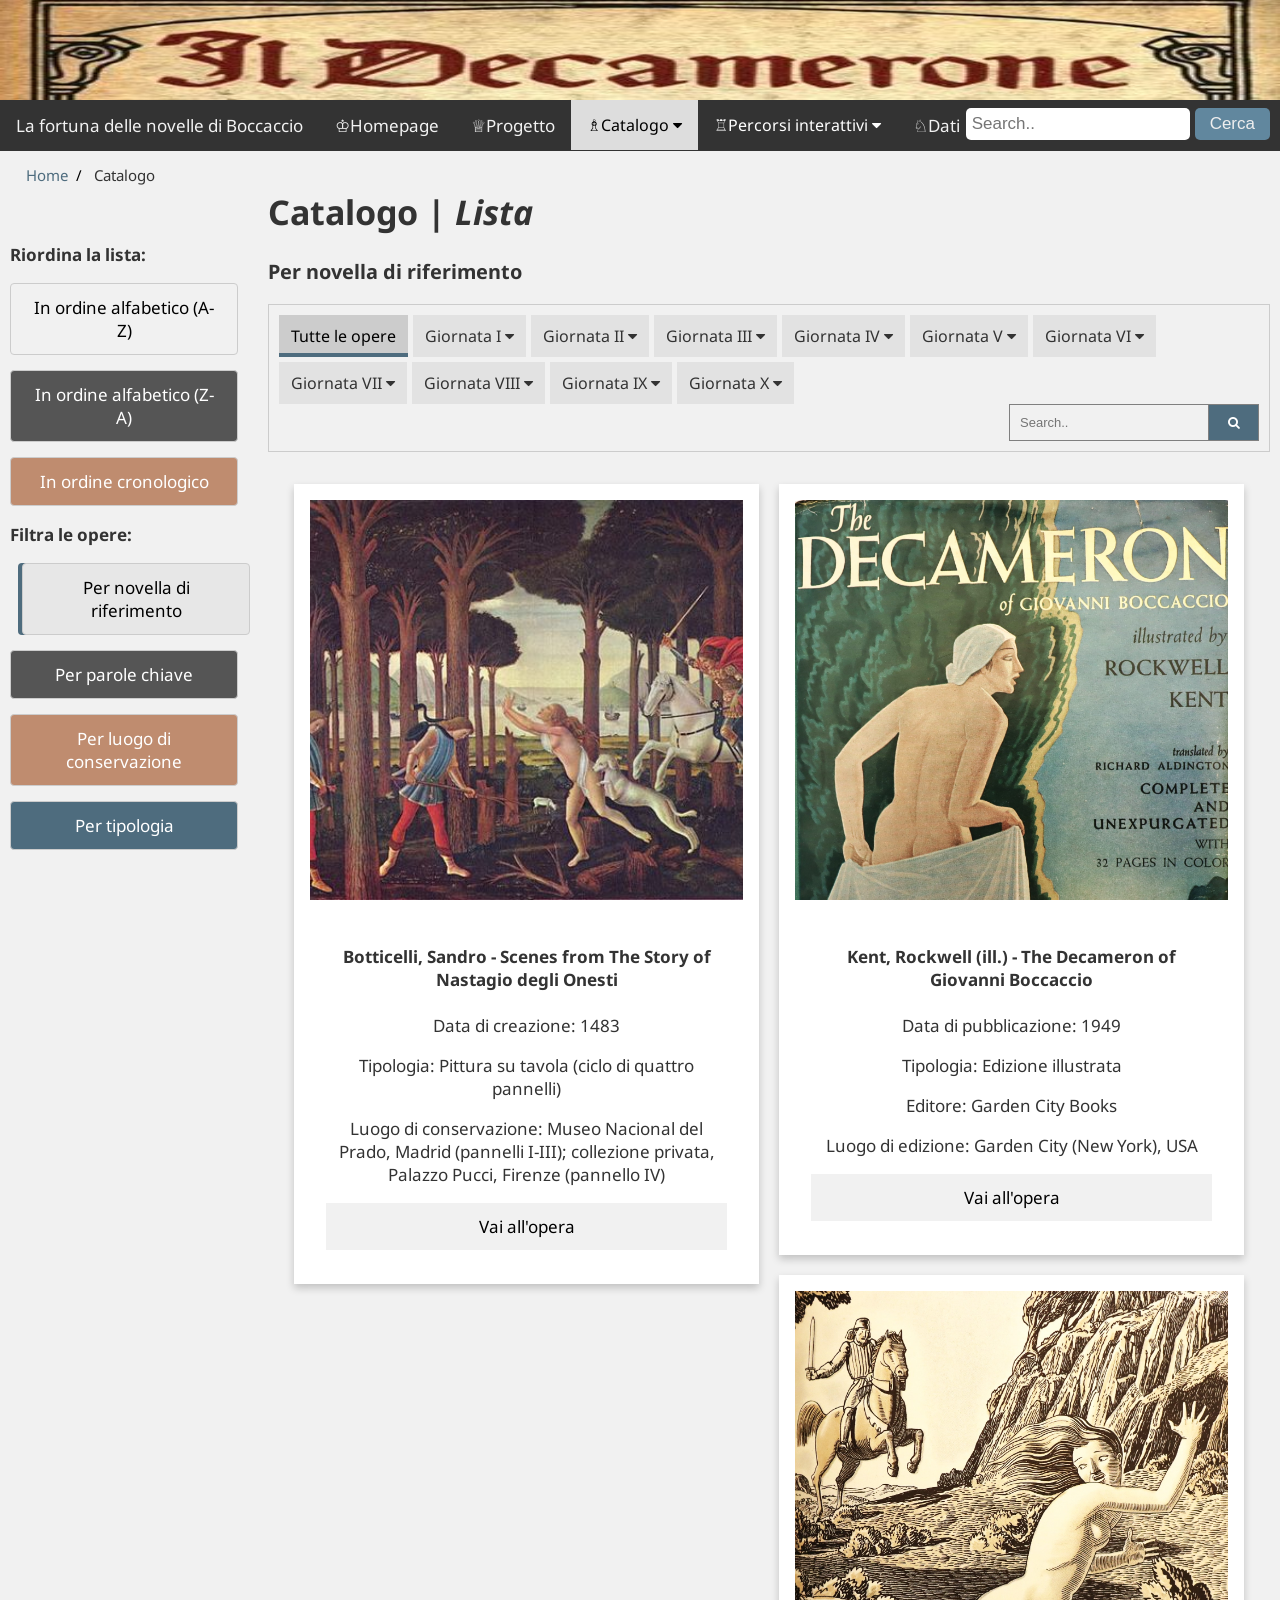
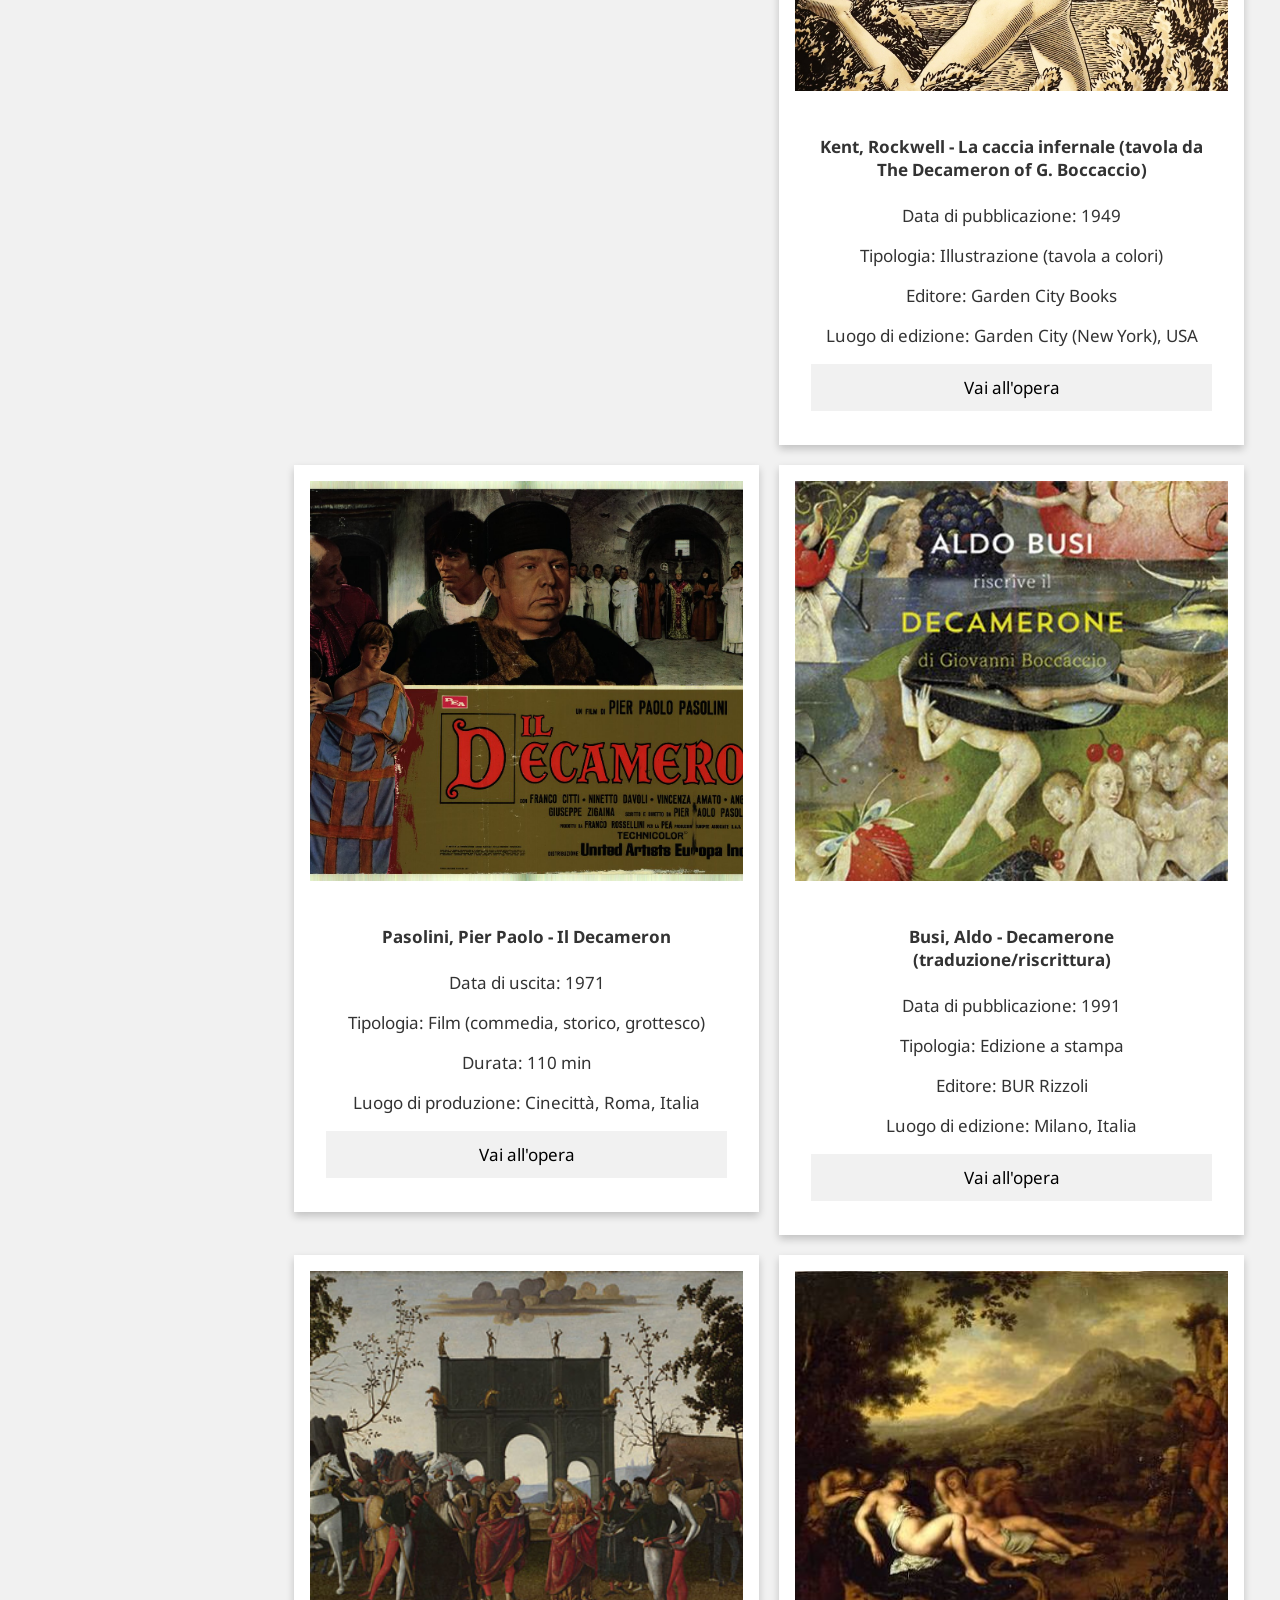
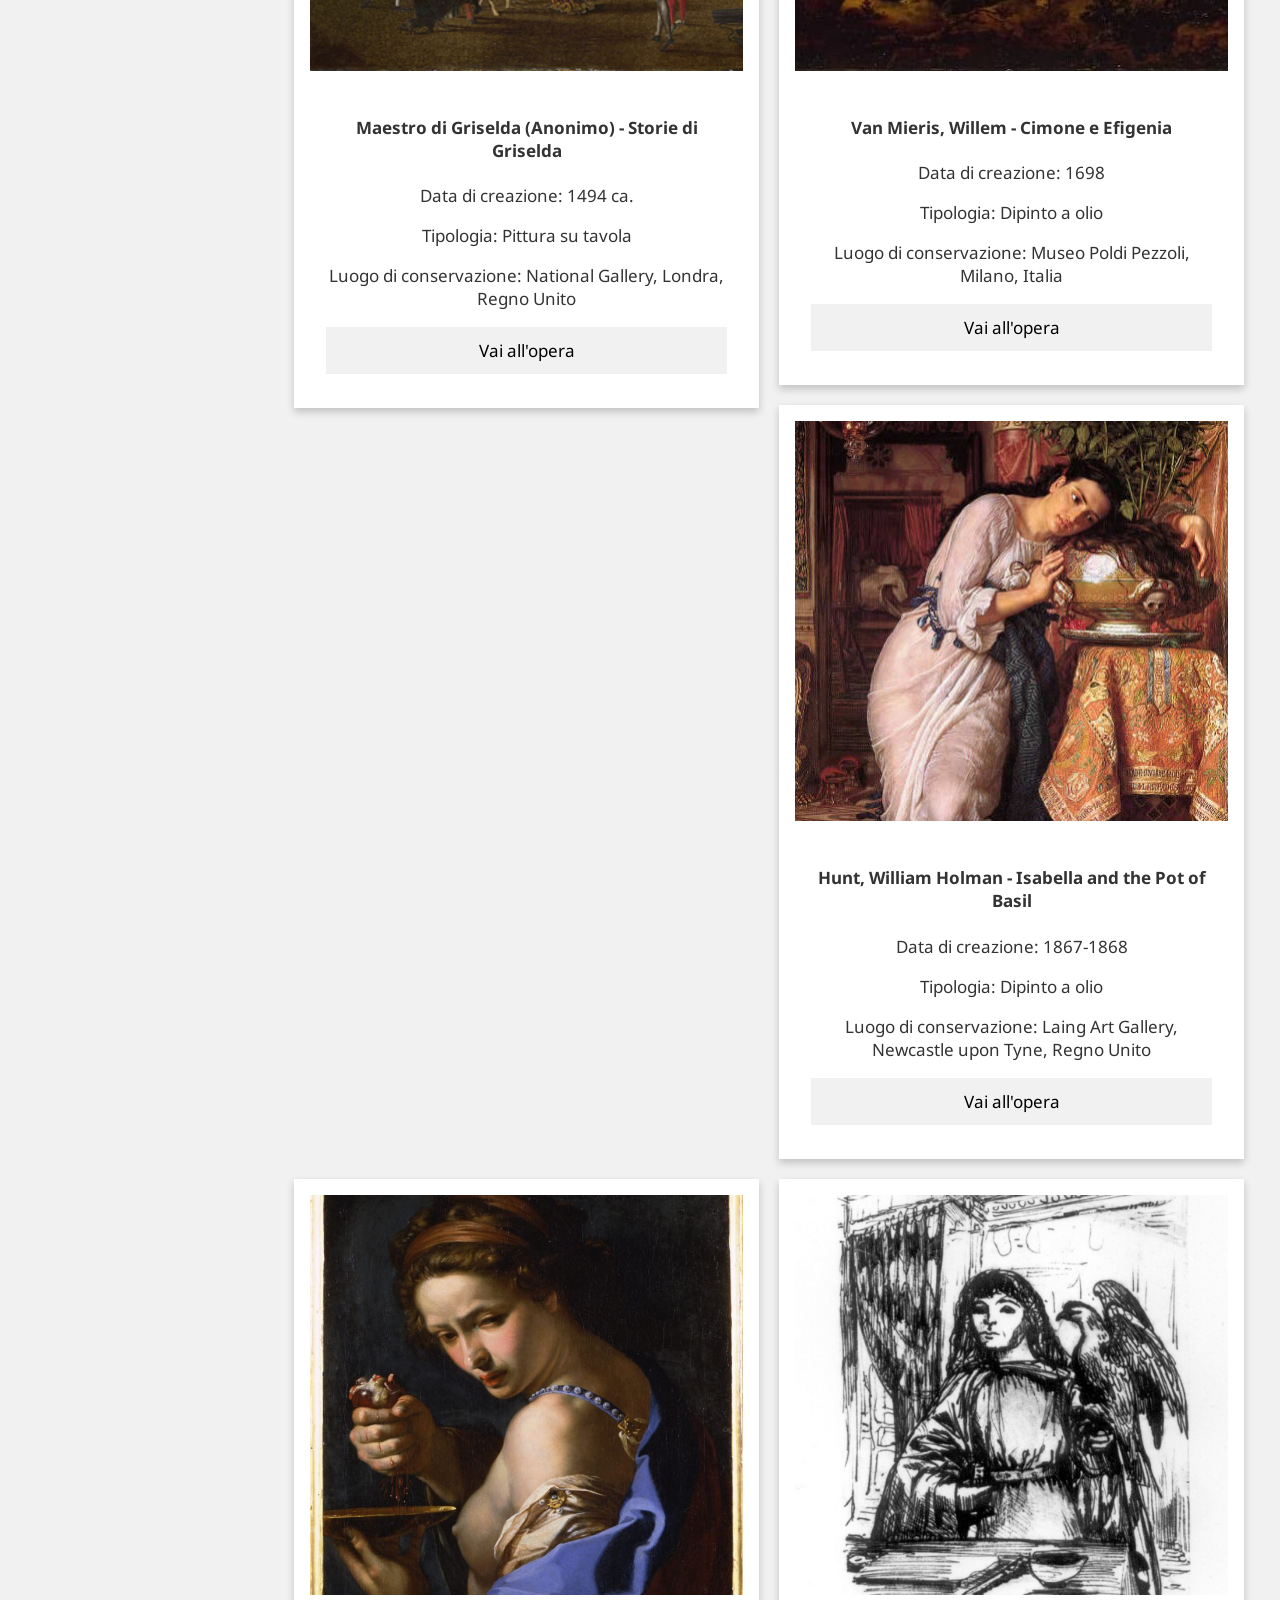
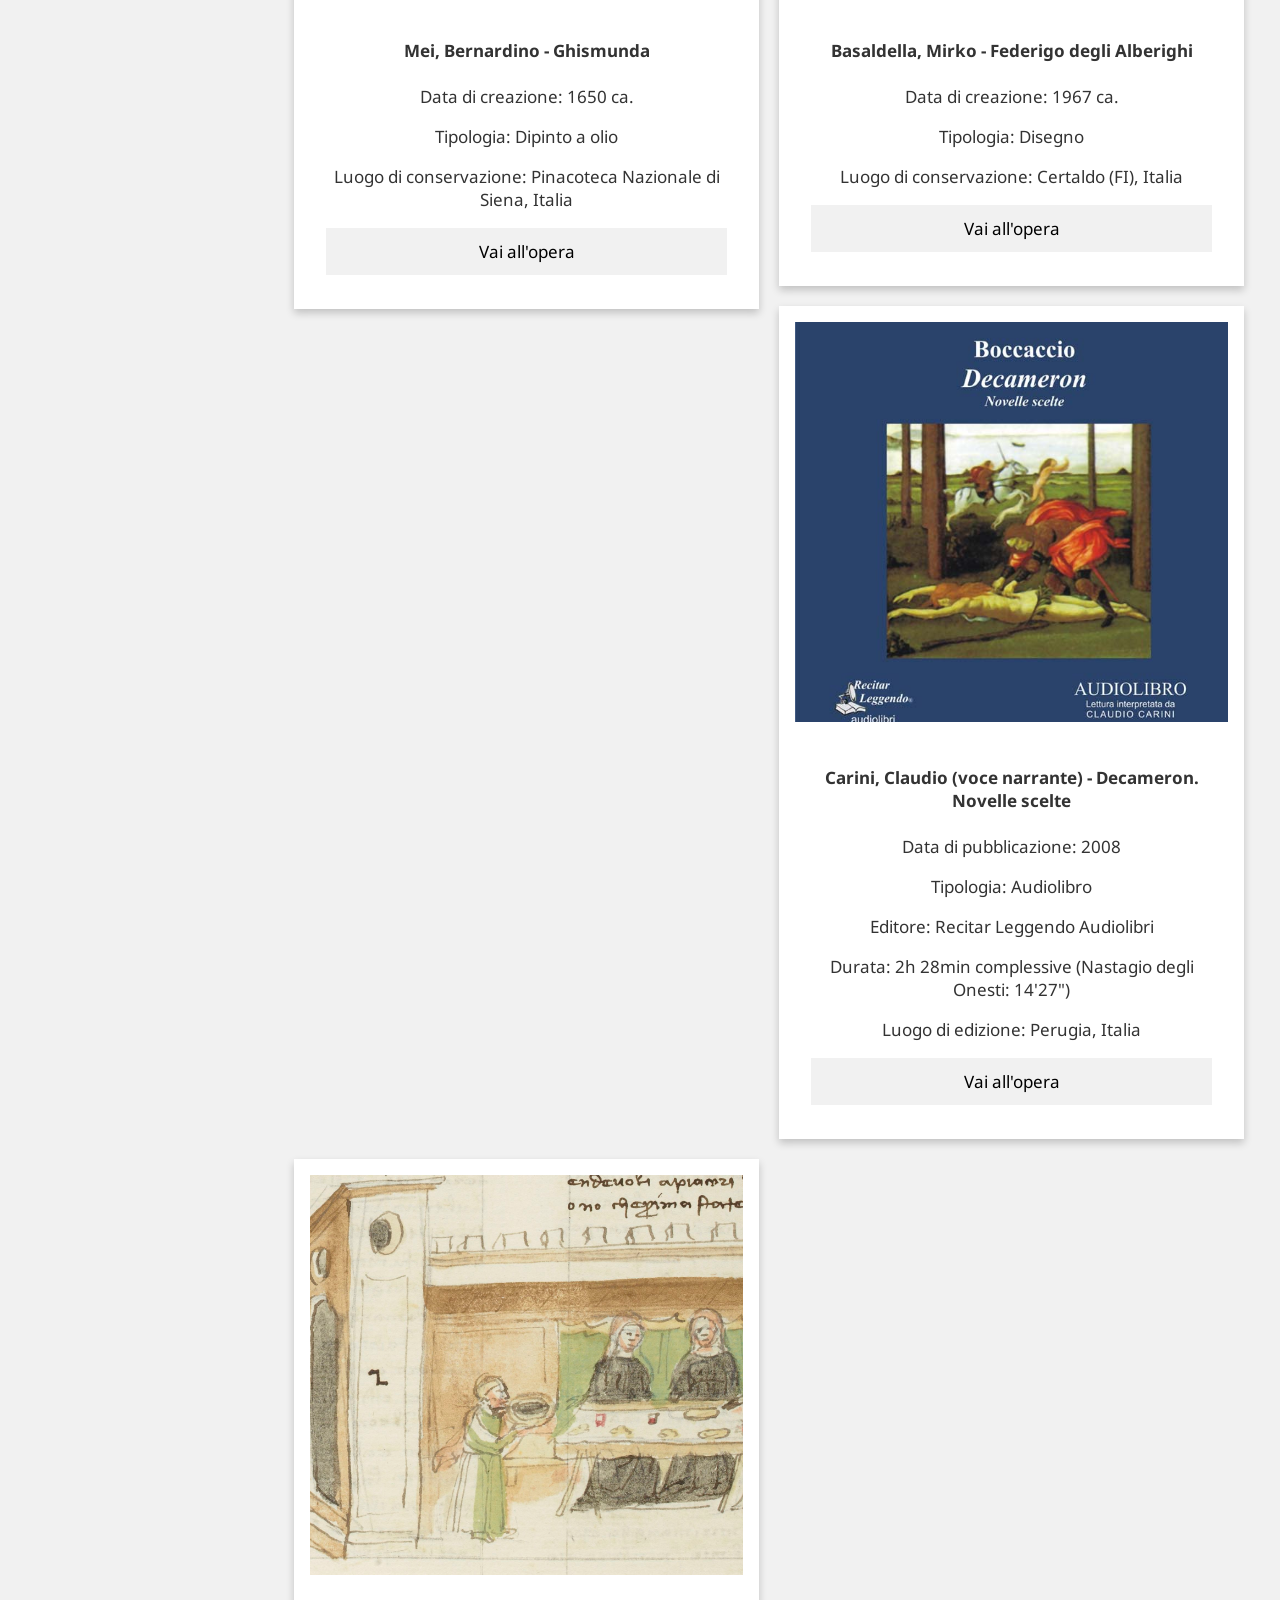
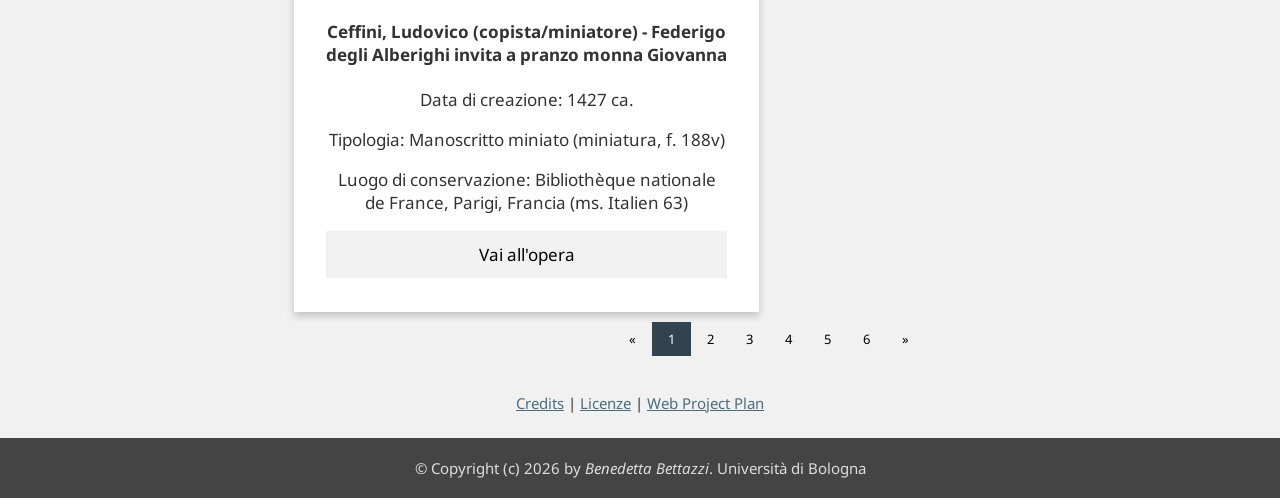
<file: list-items.html>
<!DOCTYPE html>
<html lang="it">
<head>
  <title>Catalogo | La fortuna delle novelle di Boccaccio</title>
  <meta charset="utf-8" />
  <meta name="viewport" content="width=device-width, initial-scale=1" />
  <!-- css -->
  <!-- 1. Stili generali di tutto il sito -->
  <link rel="stylesheet" href="style/style.css">
  <!-- 2. Stili specifici della lista (sovrascrive solo ciò che serve) -->
  <link rel="stylesheet" href="style/style-list-items.css">
  <!-- icons -->
  <link
  rel="stylesheet"
  href="https://cdnjs.cloudflare.com/ajax/libs/font-awesome/4.7.0/css/font-awesome.min.css"
  />
</head>
<body class="page-list-items">
  <!-- header -->
  <header>
    <div class="header">
     <img src="img/layout/Decamerone.jpg" class="center" alt="Decamerone"/>
   </div>
 </header>
 <!-- navigation bar -->
 <nav>
  <div class="topnav">
    <a class="navbar-brand" href="#">La fortuna delle novelle di Boccaccio</a>
    <a href="index.html" title="Link alla home">&#9812;Homepage</a>
    <a href="index.html#scopri-di-piu" title="Link al progetto">&#9813;Progetto</a>
    <!--dropdown (tendina) in topnav-->
    <div class="dropdown">
      <button class="dropbtn active">&#9815;Catalogo <i class="fa fa-caret-down"></i></button>
      <div class="dropdown-content">
        <a href="list-items.html">Lista</a>
        <a href="#">Le novelle</a>
        <a href="#">Le parole chiave</a>
        <a href="#">Le tipologie</a>
      </div>
    </div>
    <div class="dropdown">
      <button class="dropbtn">&#9814;Percorsi interattivi <i class="fa fa-caret-down"></i></button>
      <div class="dropdown-content">
        <a href="map.html" title="Link alla mappa su Leaflet">La mappa dei luoghi</a>
        <a href="#" title="Link alla linea del tempo">La linea del tempo</a>
      </div>
    </div>
    <a href="data.html" title="Vai alla pagina dei Dati e Riconciliazione">&#9816;Dati</a>
    <!--barra di search in alto a destra-->
    <form class="search-form">
        <input type="text" placeholder="Search..">
        <button class="search-button" type="submit">Cerca</button>
    </form>
  </div>
</nav>
<!-- two columns grid -->
<div class="row">
  <!-- left column -->
  <div class="leftcolumn">
    <!-- breadcrumbs -->
    <div>
      <ul class="breadcrumb" id="breadcrumb-list">
        <!-- Generato automaticamente da main.js -->
      </ul>
    </div>
    <!--riordina la lista-->
    <div>
      <p class="bold">Riordina la lista:</p>
      <a href="javascript:void(0)" onclick="sortCards('asc')" class="btn default" title="In ordine alfabetico">In ordine alfabetico (A-Z)</a>
      <a href="javascript:void(0)" onclick="sortCards('desc')" class="btn bg-black" title="In ordine alfabetico">In ordine alfabetico (Z-A)</a>
      <a href="#" class="btn bg-pink" title="Per data di creazione">In ordine cronologico</a>
    </div>
    <!-- filters -->
    <div>
      <p class="bold">Filtra le opere:</p>
      <a href="#" class="btn default active" title="Per novella">Per novella di riferimento</a>
      <a href="#" class="btn bg-black" title="Per tema">Per parole chiave</a>
      <a href="#" class="btn bg-pink" title="Per luogo">Per luogo di conservazione</a>
      <a href="#" class="btn bg-blue" title="Per tipologia">Per tipologia</a>
    </div>
  </div>
  <!-- right column -->
  <div class="rightcolumn">
    <h1>Catalogo | <i>Lista</i></h1> 
    <h3>Per novella di riferimento</h3>
    <!-- tabs -->
    <!-- tab links -->
    <div class="tab">
      <div id="myBtnContainer"> <!--ho usato Filter DIV Elements dal w3schools e ci ho inserito dentro i dropdown per i filtri e poi le card-->
        <div class="dropdown">
          <button class="dropbtn active" onclick="filterSelection('all')"> Tutte le opere</button>
        </div>
        <div class="dropdown">
          <button class="dropbtn giorno-btn"> Giornata I <i class="fa fa-caret-down"></i></button>
          <div class="dropdown-content">
            <a onclick="filterSelection('I-1')">Novella 1</a>
            <a onclick="filterSelection('I-2')">Novella 2</a>
            <a onclick="filterSelection('I-3')">Novella 3</a>
            <a onclick="filterSelection('I-4')">Novella 4</a>
            <a onclick="filterSelection('I-5')">Novella 5</a>
            <a onclick="filterSelection('I-6')">Novella 6</a>
            <a onclick="filterSelection('I-7')">Novella 7</a>
            <a onclick="filterSelection('I-8')">Novella 8</a>
            <a onclick="filterSelection('I-9')">Novella 9</a>
            <a onclick="filterSelection('I-10')">Novella 10</a>
          </div>
        </div>
        <div class="dropdown">
          <button class="dropbtn giorno-btn"> Giornata II <i class="fa fa-caret-down"></i></button>
          <div class="dropdown-content">
            <a onclick="filterSelection('II-1')">Novella 1</a>
            <a onclick="filterSelection('II-2')">Novella 2</a>
            <a onclick="filterSelection('II-3')">Novella 3</a>
            <a onclick="filterSelection('II-4')">Novella 4</a>
            <a onclick="filterSelection('II-5')">Novella 5</a>
            <a onclick="filterSelection('II-6')">Novella 6</a>
            <a onclick="filterSelection('II-7')">Novella 7</a>
            <a onclick="filterSelection('II-8')">Novella 8</a>
            <a onclick="filterSelection('II-9')">Novella 9</a>
            <a onclick="filterSelection('II-10')">Novella 10</a>
          </div>
        </div>
        <div class="dropdown">
          <button class="dropbtn giorno-btn"> Giornata III <i class="fa fa-caret-down"></i></button>
          <div class="dropdown-content">
            <a onclick="filterSelection('III-1')">Novella 1</a>
            <a onclick="filterSelection('III-2')">Novella 2</a>
            <a onclick="filterSelection('III-3')">Novella 3</a>
            <a onclick="filterSelection('III-4')">Novella 4</a>
            <a onclick="filterSelection('III-5')">Novella 5</a>
            <a onclick="filterSelection('III-6')">Novella 6</a>
            <a onclick="filterSelection('III-7')">Novella 7</a>
            <a onclick="filterSelection('III-8')">Novella 8</a>
            <a onclick="filterSelection('III-9')">Novella 9</a>
            <a onclick="filterSelection('III-10')">Novella 10</a>
          </div>
        </div>
        <div class="dropdown">
          <button class="dropbtn giorno-btn"> Giornata IV <i class="fa fa-caret-down"></i></button>
          <div class="dropdown-content">
            <a onclick="filterSelection('IV-1')">Novella 1</a>
            <a onclick="filterSelection('IV-2')">Novella 2</a>
            <a onclick="filterSelection('IV-3')">Novella 3</a>
            <a onclick="filterSelection('IV-4')">Novella 4</a>
            <a onclick="filterSelection('IV-5')">Novella 5</a>
            <a onclick="filterSelection('IV-6')">Novella 6</a>
            <a onclick="filterSelection('IV-7')">Novella 7</a>
            <a onclick="filterSelection('IV-8')">Novella 8</a>
            <a onclick="filterSelection('IV-9')">Novella 9</a>
            <a onclick="filterSelection('IV-10')">Novella 10</a>
          </div>
        </div>
        <div class="dropdown">
          <button class="dropbtn giorno-btn"> Giornata V <i class="fa fa-caret-down"></i></button>
          <div class="dropdown-content">
            <a onclick="filterSelection('V-1')">Novella 1</a>
            <a onclick="filterSelection('V-2')">Novella 2</a>
            <a onclick="filterSelection('V-3')">Novella 3</a>
            <a onclick="filterSelection('V-4')">Novella 4</a>
            <a onclick="filterSelection('V-5')">Novella 5</a>
            <a onclick="filterSelection('V-6')">Novella 6</a>
            <a onclick="filterSelection('V-7')">Novella 7</a>
            <a onclick="filterSelection('V-8')">Novella 8</a>
            <a onclick="filterSelection('V-9')">Novella 9</a>
            <a onclick="filterSelection('V-10')">Novella 10</a>
          </div>
        </div>
        <div class="dropdown">
          <button class="dropbtn giorno-btn"> Giornata VI <i class="fa fa-caret-down"></i></button>
          <div class="dropdown-content">
            <a onclick="filterSelection('VI-1')">Novella 1</a>
            <a onclick="filterSelection('VI-2')">Novella 2</a>
            <a onclick="filterSelection('VI-3')">Novella 3</a>
            <a onclick="filterSelection('VI-4')">Novella 4</a>
            <a onclick="filterSelection('VI-5')">Novella 5</a>
            <a onclick="filterSelection('VI-6')">Novella 6</a>
            <a onclick="filterSelection('VI-7')">Novella 7</a>
            <a onclick="filterSelection('VI-8')">Novella 8</a>
            <a onclick="filterSelection('VI-9')">Novella 9</a>
            <a onclick="filterSelection('VI-10')">Novella 10</a>
          </div>
        </div>
        <div class="dropdown">
          <button class="dropbtn giorno-btn"> Giornata VII <i class="fa fa-caret-down"></i></button>
          <div class="dropdown-content">
            <a onclick="filterSelection('VII-1')">Novella 1</a>
            <a onclick="filterSelection('VII-2')">Novella 2</a>
            <a onclick="filterSelection('VII-3')">Novella 3</a>
            <a onclick="filterSelection('VII-4')">Novella 4</a>
            <a onclick="filterSelection('VII-5')">Novella 5</a>
            <a onclick="filterSelection('VII-6')">Novella 6</a>
            <a onclick="filterSelection('VII-7')">Novella 7</a>
            <a onclick="filterSelection('VII-8')">Novella 8</a>
            <a onclick="filterSelection('VII-9')">Novella 9</a>
            <a onclick="filterSelection('VII-10')">Novella 10</a>
          </div>
        </div>
        <div class="dropdown">
          <button class="dropbtn giorno-btn"> Giornata VIII <i class="fa fa-caret-down"></i></button>
          <div class="dropdown-content">
            <a onclick="filterSelection('VIII-1')">Novella 1</a>
            <a onclick="filterSelection('VIII-2')">Novella 2</a>
            <a onclick="filterSelection('VIII-3')">Novella 3</a>
            <a onclick="filterSelection('VIII-4')">Novella 4</a>
            <a onclick="filterSelection('VIII-5')">Novella 5</a>
            <a onclick="filterSelection('VIII-6')">Novella 6</a>
            <a onclick="filterSelection('VIII-7')">Novella 7</a>
            <a onclick="filterSelection('VIII-8')">Novella 8</a>
            <a onclick="filterSelection('VIII-9')">Novella 9</a>
            <a onclick="filterSelection('VIII-10')">Novella 10</a>
          </div>
        </div>
        <div class="dropdown">
          <button class="dropbtn giorno-btn"> Giornata IX <i class="fa fa-caret-down"></i></button>
          <div class="dropdown-content">
            <a onclick="filterSelection('IX-1')">Novella 1</a>
            <a onclick="filterSelection('IX-2')">Novella 2</a>
            <a onclick="filterSelection('IX-3')">Novella 3</a>
            <a onclick="filterSelection('IX-4')">Novella 4</a>
            <a onclick="filterSelection('IX-5')">Novella 5</a>
            <a onclick="filterSelection('IX-6')">Novella 6</a>
            <a onclick="filterSelection('IX-7')">Novella 7</a>
            <a onclick="filterSelection('IX-8')">Novella 8</a>
            <a onclick="filterSelection('IX-9')">Novella 9</a>
            <a onclick="filterSelection('IX-10')">Novella 10</a>
          </div>
        </div>
        <div class="dropdown">
          <button class="dropbtn giorno-btn"> Giornata X <i class="fa fa-caret-down"></i></button>
          <div class="dropdown-content">
            <a onclick="filterSelection('X-1')">Novella 1</a>
            <a onclick="filterSelection('X-2')">Novella 2</a>
            <a onclick="filterSelection('X-3')">Novella 3</a>
            <a onclick="filterSelection('X-4')">Novella 4</a>
            <a onclick="filterSelection('X-5')">Novella 5</a>
            <a onclick="filterSelection('X-6')">Novella 6</a>
            <a onclick="filterSelection('X-7')">Novella 7</a>
            <a onclick="filterSelection('X-8')">Novella 8</a>
            <a onclick="filterSelection('X-9')">Novella 9</a>
            <a onclick="filterSelection('X-10')">Novella 10</a>
          </div>
        </div>
      </div>
      <form class="example" action="/action_page.php">
        <input type="text" placeholder="Search.." name="search2" />
        <button class="bg-blue" type="submit"><i class="fa fa-search"></i></button>
      </form>
    </div>
    <!-- Sezione contenitore delle Card (dopo la barra di ricerca) -->
    <div class="container">
      <!-- CARD 1 -->
      <div class="filterDiv V-8"> <!--ho usato Filter DIV Elements dal w3schools e ci ho inserito dentro le card-->
        <div class="equalcolumn">
          <div class="card">
            <div class="img-Botticelli"></div>
            <div class="container">
              <h4><b>Botticelli, Sandro - Scenes from The Story of Nastagio degli Onesti</b></h4>
              <p><span>Data di creazione:</span> 1483</p>
              <p><span>Tipologia:</span> Pittura su tavola (ciclo di quattro pannelli)</p>
              <p><span>Luogo di conservazione:</span> Museo Nacional del Prado, Madrid (pannelli I-III); collezione privata, Palazzo Pucci, Firenze (pannello IV)</p>
              <a href="item.html" class="btn default underline" title="Vai all'opera">Vai all'opera</a>
            </div>
          </div>
        </div>
      </div>

      <!-- CARD 2 -->
      <div class="filterDiv all">
        <div class="equalcolumn">
          <div class="card">
            <div class="img-Kent"></div>
            <div class="container">
              <h4><b>Kent, Rockwell (ill.) - The Decameron of Giovanni Boccaccio</b></h4>
              <p><span>Data di pubblicazione:</span> 1949</p>
              <p><span>Tipologia:</span> Edizione illustrata</p>
              <p><span>Editore:</span> Garden City Books</p>
              <p><span>Luogo di edizione:</span> Garden City (New York), USA</p>
              <a href="#" class="btn default" title="Vai all'opera">Vai all'opera</a>
            </div>
          </div>
        </div>
      </div>

      <!-- CARD 3 -->
      <div class="filterDiv V-8">
        <div class="equalcolumn">
          <div class="card">
            <div class="img-Kent-2"></div>
            <div class="container">
              <h4><b>Kent, Rockwell - La caccia infernale (tavola da The Decameron of G. Boccaccio)</b></h4>
              <p><span>Data di pubblicazione:</span> 1949</p>
              <p><span>Tipologia:</span> Illustrazione (tavola a colori)</p>
              <p><span>Editore:</span> Garden City Books</p>
              <p><span>Luogo di edizione:</span> Garden City (New York), USA</p>
              <a href="#" class="btn default" title="Vai all'opera">Vai all'opera</a>
            </div>
          </div>
        </div>
      </div>

      <!-- CARD 4 -->
      <div class="filterDiv all">
        <div class="equalcolumn">
          <div class="card">
            <div class="img-Pasolini"></div>
            <div class="container">
              <h4><b>Pasolini, Pier Paolo - Il Decameron</b></h4>
              <p><span>Data di uscita:</span> 1971</p>
              <p><span>Tipologia:</span> Film (commedia, storico, grottesco)</p>
              <p><span>Durata:</span> 110 min</p>
              <p><span>Luogo di produzione:</span> Cinecittà, Roma, Italia</p>
              <a href="#" class="btn default" title="Vai all'opera">Vai all'opera</a>
            </div>
          </div>
        </div>
      </div>

      <!-- CARD 5 -->
      <div class="filterDiv all">
        <div class="equalcolumn">
          <div class="card">
            <div class="img-Busi"></div>
            <div class="container">
              <h4><b>Busi, Aldo - Decamerone (traduzione/riscrittura)</b></h4>
              <p><span>Data di pubblicazione:</span> 1991</p>
              <p><span>Tipologia:</span> Edizione a stampa</p>
              <p><span>Editore:</span> BUR Rizzoli</p>
              <p><span>Luogo di edizione:</span> Milano, Italia</p>
              <a href="#" class="btn default" title="Vai all'opera">Vai all'opera</a>
            </div>
          </div>
        </div>
      </div>

      <!-- CARD 6 -->
      <div class="filterDiv X-10">
        <div class="equalcolumn">
          <div class="card">
            <div class="img-Anonimo"></div>
            <div class="container">
              <h4><b>Maestro di Griselda (Anonimo) - Storie di Griselda</b></h4>
              <p><span>Data di creazione:</span> 1494 ca.</p>
              <p><span>Tipologia:</span> Pittura su tavola</p>
              <p><span>Luogo di conservazione:</span> National Gallery, Londra, Regno Unito</p>
              <a href="#" class="btn default" title="Vai all'opera">Vai all'opera</a>
            </div>
          </div>
        </div>
      </div>

      <!-- CARD 7 -->
      <div class="filterDiv V-1">
        <div class="equalcolumn">
          <div class="card">
            <div class="img-Mieris"></div>
            <div class="container">
              <h4><b>Van Mieris, Willem - Cimone e Efigenia</b></h4>
              <p><span>Data di creazione:</span> 1698</p>
              <p><span>Tipologia:</span> Dipinto a olio</p>
              <p><span>Luogo di conservazione:</span> Museo Poldi Pezzoli, Milano, Italia</p>
              <a href="#" class="btn default" title="Vai all'opera">Vai all'opera</a>
            </div>
          </div>
        </div>
      </div>

      <!-- CARD 8 -->
      <div class="filterDiv IV-5">
        <div class="equalcolumn">
          <div class="card">
            <div class="img-Hunt"></div>
            <div class="container">
              <h4><b>Hunt, William Holman - Isabella and the Pot of Basil</b></h4>
              <p><span>Data di creazione:</span> 1867-1868</p>
              <p><span>Tipologia:</span> Dipinto a olio</p>
              <p><span>Luogo di conservazione:</span> Laing Art Gallery, Newcastle upon Tyne, Regno Unito</p>
              <a href="#" class="btn default" title="Vai all'opera">Vai all'opera</a>
            </div>
          </div>
        </div>
      </div>

      <!-- CARD 9 -->
      <div class="filterDiv IV-1">
        <div class="equalcolumn">
          <div class="card">
            <div class="img-Mei"></div>
            <div class="container">
              <h4><b>Mei, Bernardino - Ghismunda</b></h4>
              <p><span>Data di creazione:</span> 1650 ca.</p>
              <p><span>Tipologia:</span> Dipinto a olio</p>
              <p><span>Luogo di conservazione:</span> Pinacoteca Nazionale di Siena, Italia</p>
              <a href="#" class="btn default" title="Vai all'opera">Vai all'opera</a>
            </div>
          </div>
        </div>
      </div>

      <!-- CARD 10 -->
      <div class="filterDiv V-9">
        <div class="equalcolumn">
          <div class="card">
            <div class="img-Basaldella"></div>
            <div class="container">
              <h4><b>Basaldella, Mirko - Federigo degli Alberighi</b></h4>
              <p><span>Data di creazione:</span> 1967 ca.</p>
              <p><span>Tipologia:</span> Disegno</p>
              <p><span>Luogo di conservazione:</span> Certaldo (FI), Italia</p>
              <a href="#" class="btn default" title="Vai all'opera">Vai all'opera</a>
            </div>
          </div>
        </div>
      </div>

      <!-- CARD 11 - Audiolibro -->
      <div class="filterDiv V-8">
        <div class="equalcolumn">
          <div class="card">
            <div class="img-Audiolibro"></div>
            <div class="container">
              <h4><b>Carini, Claudio (voce narrante) - Decameron. Novelle scelte</b></h4>
              <p><span>Data di pubblicazione:</span> 2008</p>
              <p><span>Tipologia:</span> Audiolibro</p>
              <p><span>Editore:</span> Recitar Leggendo Audiolibri</p>
              <p><span>Durata:</span> 2h 28min complessive (Nastagio degli Onesti: 14'27")</p>
              <p><span>Luogo di edizione:</span> Perugia, Italia</p>
              <a href="#" class="btn default" title="Vai all'opera">Vai all'opera</a>
            </div>
          </div>
        </div>
      </div>

      <!-- CARD 12 - Miniatura -->
      <div class="filterDiv V-9">
        <div class="equalcolumn">
          <div class="card">
            <div class="img-Miniatura"></div>
            <div class="container">
              <h4><b>Ceffini, Ludovico (copista/miniatore) - Federigo degli Alberighi invita a pranzo monna Giovanna</b></h4>
              <p><span>Data di creazione:</span> 1427 ca.</p>
              <p><span>Tipologia:</span> Manoscritto miniato (miniatura, f. 188v)</p>
              <p><span>Luogo di conservazione:</span> Bibliothèque nationale de France, Parigi, Francia (ms. Italien 63)</p>
              <a href="#" class="btn default" title="Vai all'opera">Vai all'opera</a>
            </div>
          </div>
        </div>
      </div>

      <!-- PAGINAZIONE (Posizionata dentro, dopo tutte le card) -->
      <div>
        <div class="pagination">
          <a href="#" title="Prev">&laquo;</a>
          <a href="#" class="active" title="1">1</a>
          <a href="#" title="2">2</a>
          <a href="#" title="3">3</a>
          <a href="#" title="4">4</a>
          <a href="#" title="5">5</a>
          <a href="#" title="6">6</a>
          <a href="#" title="Next">&raquo;</a>
        </div>
      </div>
    </div> <!-- CHIUSURA CORRETTA DI <div class="tab"> -->
  </div> <!-- CHIUSURA DI <div class="rightcolumn"> -->
  <!-- footer -->
  <footer>
    <div class="footer">
     <p><a href="#" title="Credits">Credits</a> | <a href="#" title="Licenze">Licenze</a> | <a href="#" title="Piano di progetto">Web Project Plan</a> </p>
    </div>
   <div class="copyright">
    <p>&copy; Copyright (c) 2026 by <em>Benedetta Bettazzi</em>. 
    Università di Bologna</p>
  </div>
</footer>
<!-- script -->
<script src="js/main.js"></script>
</body>
</html>
</file>
<file: style/style.css>
/* FONTS */
/* normal */
@import url("https://fonts.googleapis.com/css2?family=Noto+Sans&display=swap");

/* BASICS */

*, *::before, *::after {
  box-sizing: border-box;
}

body {
  font-family: "Noto Sans", Arial, sans-serif;
  -webkit-font-smoothing: antialiased;
  color: #333;
  font-size: 17px;
  margin: 0;
  height: 100%;
}

/* html */
html {
  height: 100%;
}

/* a */
a {
  color: #4e6c7e;
}

a:hover {
  color: #30434f;
}

/* background */
.bg-gray {
  background-color: #f1f1f1;
}

.bg-pink {
  background-color: #bf8c6f;
}

.bg-blue {
  background-color: #4e6c7e;
}

.bg-black {
  background-color: gray;
}


/* bold */
.bold {
  font-weight: bold;
}

/* underline */
.underline {
  text-decoration: underline;
}


/* colors */
.txt-light {
  color: #f1f1f1;
}

/* border */
.border-section {
  padding: 12px 12px;
  border: 1px solid #ccc;
}

/* padding */
.pd-12 {
  margin: 12px 0;
  padding: 12px;
}

/* LAYOUT */

/* header */
.header {
  background-color: #f1f1f1;
  padding: 0;
  text-align: center;
}

.header img {
  width: 100%;
  height: 100px;
  display: block; /* Elimina eventuali spazi bianchi vuoti sotto l'immagine */
}

/* navigation bar */
.topnav {
  background-color: #333;
  overflow: hidden;
  position: relative;
}

.topnav a {
  color: #f2f2f2;
  display: block;
  float: left;
  padding: 14px 16px;
  text-align: center;
  text-decoration: none;
}

.topnav .active {
  color: #000;
  background-color: #ddd;
}

.topnav a:hover {
  background-color: #ddd;
  color: black;
}

.topnav .navbar-brand {
  cursor: default;
}

.topnav .navbar-brand:hover {
  background-color: #333;
  color: #f2f2f2;
}

/* Remove extra left and right margins, due to padding in columns */
.row {margin: 0 -5px;}

/* row */
/* Clear floats after the columns */
.row:after {
  content: "";
  display: table;
  clear: both;
}

/* one column */
.column {
  float: left;
  padding: 2% 5%;
  width: 100%;
}

/* two columns */
/* left column */
.leftcolumn {
  float: left;
  padding: 2% 1% 2% 5%;
  width: 50%;
}

/* right column */
.rightcolumn {
  float: left;
  padding: 2% 5% 2% 1%;
  width: 50%;
}

/* equal columns */
.equalcolumn {
  float: left;
  padding: 2% 2.5%;
  width: 50%;
}

/* responsive column */
@media screen and (max-width: 600px) {
  /* columns */
  .column,
  .leftcolumn,
  .rightcolumn,
  .equalcolumn {
    width: 100%;
  }
}

/* Style the counter cards */
.card {
  box-shadow: 0 4px 8px 0 rgba(0, 0, 0, 0.2); /* this adds the "card" effect */
  padding: 16px;
  text-align: center;
  background-color: #f1f1f1;
}

/* Responsive columns - one column layout (vertical) on small screens */
@media screen and (max-width: 600px) {
  .column {
    width: 100%;
    display: table;
    margin-bottom: 20px;
  }
}
/*fine layout della section catalogo*/

/* COMPONENTS */
/* img */
/* img responsive */
.responsive {
  width: 100%;
  height: auto;
}

/* img center */
.center {
  display: block;
  margin: 0 auto;
}

.img-item {
  width: 50%;
  height: auto;
}

/* button */
.btn {
  display: block;
  border: none;
  color: white;
  margin-top: 15px;
  padding: 15px 30px;
  cursor: pointer;
  text-align: center;
  text-decoration: none;
}

.default {
  background-color: #e7e7e7;
  color: black;
}

.default:hover {
  background: #ddd;
}

.btn-esplora {
  width: 100%!important;
}

.btn-esplora.active > .span-btn-esplora {
    color: #444!important;
}

/* search bar */

form.example {
  margin: auto;
  max-width: 300px;
}

form.example input[type="text"] {
  padding: 10px;
  font-size: 13px;
  border: 1px solid grey;
  float: left;
  width: 80%;
  background: #f1f1f1;
}

form.example button {
  float: left;
  width: 20%;
  padding: 10px;
  color: white;
  font-size: 13px;
  border: 1px solid grey;
  border-left: none;
  cursor: pointer;
}

form.example button:hover {
  background: #30434f;
}

form.example::after {
  content: "";
  clear: both;
  display: table;
}

/* Style the search box inside the navigation bar */
.topnav .search-form {
  position: absolute;
  right: 0px;
  margin-right: 10px;
  display: flex; 
  align-items: center;
}

.topnav .search-form .search-button {
  background-color: #61879E; 
  color: #eee; 
  border: none; 
  border-radius: 5px; 
  padding: 6px 15px; 
  margin-top: 8px;
  font-size: 17px;
  cursor: pointer;
}

.topnav .search-form input[type=text] {
  padding: 6px;
  border: none; 
  border-radius: 5px; 
  margin-top: 8px;
  margin-right: 5px;
  font-size: 17px;
}

/* tabs */
.tab {
  overflow: hidden;
  border: 1px solid #ccc;
  background-color: #f1f1f1;
}

.tab button {
  background-color: inherit;
  float: left;
  font-size: 15px;
  border: none;
  outline: none;
  cursor: pointer;
  padding: 14px 16px;
  transition: 0.3s;
}

.tab button:hover {
  background-color: #ddd;
}

.tab button.active {
  background-color: #ccc;
}

.tabcontent {
  display: none;
  padding: 6px 12px;
  border: 1px solid #ccc;
  border-top: none;
}

/* pagination */
.pagination {
  font-size: 13px;
  margin: 20px 0;
  text-align: center;
}

.pagination a {
  color: black;
  padding: 8px 16px;
  text-decoration: none;
  transition: background-color 0.3s;
}

.pagination a.active {
  background-color: #30434f;
  color: white;
}

.pagination a:hover:not(.active) {
  background-color: #ddd;
}

/* cards */
.card {
  background-color: #ffffff;
  box-shadow: 0 4px 8px 0 rgba(0, 0, 0, 0.2);
  transition: 0.3s;
}

.card:hover {
  box-shadow: 0 8px 16px 0 rgba(0, 0, 0, 0.2);
}

.container {
  padding: 2px 16px;
}

.card a {
  margin-bottom: 16px;
}

.card .img {
  background-repeat: no-repeat;
  background-size: cover;
  height: 500px;
}

/* accordion */
.accordion {
  background-color: #eee;
  color: #444;
  cursor: pointer;
  font-size: 17px;
  padding: 18px;
  width: 90%;
  text-align: left;
  border: none;
  outline: none;
  transition: 0.4s;
}

.active,
.accordion:hover {
  background-color: #ccc;
}

.panel {
  padding: 0 18px;
  background-color: white;
  display: none;
  overflow: hidden;
}

.panel a {
  margin-bottom: 16px;
  text-align: center;
  width: 20%;
}

.accordion:after {
  content: "\02795";
  font-size: 13px;
  color: #777;
  float: right;
  margin-left: 5px;
}

.accordion.active:after {
  content: "\2796";
}

.accordion span,
.tab span,
.tabcontent span,
.metadata span {
  color: #777;
}

/* hero image */
.hero-image {
  background-image: linear-gradient(rgba(0, 0, 0, 0.5), rgba(0, 0, 0, 0.5)),
    url("../img/header.jpg");
  height: 100%;
  background-position: center;
  background-repeat: no-repeat;
  background-size: cover;
  position: relative;

}

.hero-image .btn {
  display: block;
  margin: 0 auto;
  width: 40%;
}

.hero-text {
  text-align: center;
  position: absolute;
  top: 50%;
  left: 50%;
  transform: translate(-50%, -50%);
  color: white;
}

.hero-text p {
  font-size: 20px;
}

/* breadcrumbs = percorso di navigazione testuale che mostra la posizione esatta in cui ti trovi all'interno della struttura gerarchica di un sito web */
ul.breadcrumb {
  padding: 10px 16px;
  list-style: none;
  position: relative; /*per spostare in alto senza che si modifichino gli elementi circostanti*/
  top: -30px; /* sposta l'elemento verso l'alto del valore desiderato */
}

ul.breadcrumb li {
  display: inline;
  font-size: 15px;
}

ul.breadcrumb li + li:before {
  padding: 8px;
  color: black;
  content: "/\00a0";
}

ul.breadcrumb li a {
  color: #4e6c7e;
  text-decoration: none;
}

ul.breadcrumb li a:hover {
  color: #30434f;
  text-decoration: underline;
}

/* dropdown menu */

.dropdown {
  float: left;
  overflow: hidden;
}

.dropdown .dropbtn {
  font-size: 16px;  
  border: none;
  outline: none;
  color: white;
  padding: 14px 16px;
  background-color: #333;
  font-family: inherit;
  margin: 0;
}

.navbar a:hover, .dropdown:hover .dropbtn {
  background-color: gray;
}

.dropdown-content {
  display: none;
  position: absolute;
  background-color: #f9f9f9;
  min-width: 160px;
  box-shadow: 0px 8px 16px 0px rgba(0,0,0,0.2);
  z-index: 1;
}

.dropdown-content a {
  float: none;
  color: black;
  padding: 12px 16px;
  text-decoration: none;
  display: block;
  text-align: left;
}

.dropdown-content a:hover {
  background-color: #ddd;
}

.dropdown:hover .dropdown-content {
  display: block;
}

/*SLIDESHOW*/

img {vertical-align: middle;}

/* Slideshow container */
.slideshow-container {
  max-width: 700px;
  position: relative;
  margin: 0 auto; /* Centra il blocco orizzontalmente */
}

/* Slides */
.mySlides {
  display: none;
}

.mySlides.active {
  display: block;
}

/* Fading animation */
.fade {
  animation-name: fade;
  animation-duration: 1.5s;
}

@keyframes fade {
  from {opacity: .4}
  to {opacity: 1}
}

/* Slides' images by default */
.slide {
    min-width: 100%;
    height: 450px;
    object-fit: cover;
    display: block;
    background-color: #bf8c6f;
}

/* Next & previous buttons */
.prev, .next {
  cursor: pointer;
  position: absolute;
  top: 50%;
  width: auto;
  margin-top: -22px;
  padding: 16px;
  color: white;
  font-weight: bold;
  font-size: 18px;
  transition: 0.6s ease;
  border-radius: 0 3px 3px 0;
  user-select: none;
}

/* Position the "next button" to the right */
.next {
  right: 0;
  border-radius: 3px 0 0 3px;
}

/* On hover, add a black background color with a little bit see-through */
.prev:hover, .next:hover {
  background-color: rgba(0,0,0,0.8);
}

/* Caption text */
.text {
  color: #f2f2f2;
  font-size: 18px;
  padding: 8px 12px;
  position: absolute;
  bottom: 50px;
  width: 100%;
  text-align: center;
  font-weight: bold; /*grassetto*/
  background-color: black;
  background-color: rgba(0, 0, 0, 0.5); /*per dare opacità allo sfondo di un div*/
}

.text a {
  opacity: 1;
  font-weight: normal;
  font-size: 17px;
  margin-top: 0px !important; /* Riduce la distanza dal testo sopra */
  position: relative;
  top: -10px; /* Sposta il bottone in alto di 10px */
}

.text p {
  margin-bottom: 40px;
  opacity: 1;
}

/* Number text (1/3 etc) */
.numbertext {
  color: #f2f2f2;
  font-size: 12px;
  padding: 8px 12px;
  position: absolute;
  top: 0;
}

/* The dots/bullets/indicators */
.dot {
  cursor: pointer;
  height: 15px;
  width: 15px;
  margin: 0 2px;
  background-color: #bbb;
  border-radius: 50%;
  display: inline-block;
  transition: background-color 0.6s ease;
}

.active, .dot:hover {
  background-color: #717171;
}
/*fine SLIDESHOW*/

/*box autore in fondo a destra*/
* {box-sizing: border-box;}

.container.author{
  position: relative;
  width: 55%;
  max-width: 350px;
  overflow: hidden; /* Evita che l'overlay esca dai bordi arrotondati o dal box */
  margin: 0 auto; /* Centra il blocco orizzontalmente */
}

.image.author {
  display: block;
  width: 100%;
  height: auto;
}

.overlay {
  position: absolute; 
  bottom: 59px; 
  background: rgb(0, 0, 0);
  background: rgba(0, 0, 0, 0.5); /* Black see-through */
  color: #f1f1f1; 
  width: 90%;
  transition: .5s ease;
  opacity:0;
  color: white;
  font-size: 20px;
  padding: 20px;
  text-align: center;
}

.container.author:hover .overlay {
  opacity: 1;
}

.text-center {
  text-align: center;
}

.btn-author {
  width: 100%;          /* Occupa tutta la larghezza del contenitore */
  margin-top: -55px;     /* Distanza dall'immagine */
  display: block;
}
/*fine box autore in fondo a destra*/

/* footer */
.footer {
  background-color: #f1f1f1;
  font-size: 15px;
  padding: 10px;
  text-align: center;
}

/* footer */
.copyright {
  background-color: #444;
  color: #ddd;
  font-size: 15px;
  padding: 5px;
  text-align: center;
}
</file>
<file: style/style-data.css>
/* FONTS */
@import url("https://fonts.googleapis.com/css2?family=Noto+Sans&display=swap");

/* header (uguale alle altre pagine interne: mappa, lista, item) */
.header {
  background-color: #f1f1f1;
  padding: 0;
  text-align: center;
}

.header img {
  width: 100%;
  height: 100px;
  display: block; /* elimina spazi bianchi vuoti sotto l'immagine */
}

/* menù a tendina della navbar sempre sopra il resto */
.topnav .dropdown-content {
  z-index: 1000;
}

.topnav .active,
.topnav .dropdown .dropbtn.active {
  color: #000;
  background-color: #ddd;
}

/* ===================================================== */
/* BREADCRUMB BAR                                          */
/* Stessa soluzione già usata in map.html: pagina a colonna */
/* unica, quindi il breadcrumb è una barra a piena larghezza */
/* sotto la navbar, invece che dentro una .leftcolumn.       */
/* ===================================================== */
.breadcrumb-bar {
  padding: 8px 5% 0 5%;
}

.breadcrumb-bar .breadcrumb {
  /* style.css imposta "position: relative; top: -30px;" pensato per i
     layout a colonne (list-items.html, item.html): qui lo annulliamo
     perché non c'è più nulla sopra da compensare */
  position: static;
  padding: 0;
  margin: 0;
}

/* ===================================================== */
/* PAGINA DATI                                              */
/* ===================================================== */
.data-container {
  max-width: 1200px;
  margin: 10px auto 40px auto;
  padding: 0 20px;
}

.data-container h1 {
  text-align: left;
  margin: 0 0 8px 0;
}

.data-container > p {
  margin: 0 0 20px 0;
  color: #555;
}

.table-container {
  width: 100%;
  overflow-x: auto;
  box-shadow: 0 4px 12px rgba(0, 0, 0, 0.15);
  background: #fff;
  border-radius: 8px;
}

table {
  width: 100%;
  border-collapse: collapse;
  min-width: 900px;
  font-size: 0.95rem;
}

th, td {
  padding: 12px 15px;
  text-align: left;
  border-bottom: 1px solid #ddd;
  vertical-align: top;
}

th {
  background-color: #4e6c7e; /* colore primario del sito, al posto del rosso scuro */
  color: #fff;
  font-weight: 600;
  text-transform: uppercase;
  font-size: 0.85rem;
  letter-spacing: 0.5px;
}

tbody tr:hover {
  background-color: #f1ede7;
}

.table-container a {
  color: #4e6c7e;
  text-decoration: none;
  font-weight: bold;
}

.table-container a:hover {
  color: #30434f;
  text-decoration: underline;
}

.badge {
  display: inline-block;
  padding: 2px 6px;
  font-size: 0.75rem;
  border-radius: 4px;
  background: #e7e7e7;
  color: #333;
  margin: 2px 4px 2px 0;
  font-weight: normal !important; /* i badge non devono avere il grassetto ereditato da "a" */
}

.badge:hover {
  background: #ddd;
}

/* legenda sotto la tabella */
.legenda {
  margin-top: 16px;
  font-size: 0.85rem;
  color: #777;
}

/* pulsanti di esportazione CSV / JSON */
.export-buttons {
  margin-top: 12px;
  display: flex;
  gap: 10px;
  flex-wrap: wrap;
}

.btn-export {
  background-color: #4e6c7e;
  color: #fff;
  border: none;
  border-radius: 4px;
  padding: 10px 18px;
  font-family: "Noto Sans", Arial, sans-serif;
  font-size: 0.9rem;
  cursor: pointer;
  transition: background-color 0.2s ease;
}

.btn-export:hover {
  background-color: #30434f;
}

/* Nota: .footer e .copyright sono già definiti globalmente in style.css
   e vengono ereditati automaticamente da questa pagina: qui non serve
   duplicarli né sovrascriverli. */
</file>
<file: style/style-item.css>
/* FONTS */
@import url("https://fonts.googleapis.com/css2?family=Noto+Sans&display=swap");

/* Background Utility Classes */
.bg-black {
  background-color: #555555;
}

/* Typography & Utility */
.border-section {
  padding: 16px;
  border: 1px solid #ccc;
  background-color: #ffffff;
}

/* padding */
.pd-12 {
  margin: 12px 0;
  padding: 16px;
  border-radius: 4px;
}

/* LAYOUT */
/* Navigation Bar */
.topnav .active,
.topnav .dropdown .dropbtn.active {
  color: #000;
  background-color: #ddd;
}

.dropdown {
  float: left;
  overflow: hidden;
}

.dropdown .dropbtn {
  font-size: 16px;  
  border: none;
  outline: none;
  color: white;
  padding: 14px 16px;
  background-color: #333;
  font-family: inherit;
  margin: 0;
}

.navbar a:hover, .dropdown:hover .dropbtn {
  background-color: gray;
}

.dropdown-content {
  display: none;
  position: absolute;
  background-color: #f9f9f9;
  min-width: 160px;
  box-shadow: 0px 8px 16px 0px rgba(0,0,0,0.2);
  z-index: 1000;
}

.dropdown-content a {
  float: none;
  color: black;
  padding: 12px 16px;
  text-decoration: none;
  display: block;
  text-align: left;
}

.dropdown-content a:hover {
  background-color: #ddd;
}

.dropdown:hover .dropdown-content {
  display: block;
}

.topnav input[type=text] {
  float: right;
  padding: 6px;
  border: none;
  margin-top: 8px;
  margin-right: 16px;
  font-size: 17px;
}

/* Layout a tre sezioni per item.html: Left, Main, Right (Aside) */
.leftcolumn {
  float: left;
  padding: 15px;
  width: 20%;
}

.maincolumn {
  float: left;
  padding: 15px;
  width: 55%;
}

.rightcolumn {
  float: left;
  padding: 15px;
  width: 25%;
}

@media screen and (max-width: 900px) {
  .leftcolumn, .maincolumn, .rightcolumn {
    width: 100%;
  }
}

/* Buttons */
.btn {
  display: block;
  border: none;
  color: white;
  margin-top: 15px;
  padding: 12px 20px;
  cursor: pointer;
  text-align: center;
  text-decoration: none;
  border-radius: 4px;
  font-size: 15px;
}

a.btn.bg-pink {
  background-color: #bf8c6f !important;
  color: #ffffff !important;
}

a.btn.bg-blue {
  background-color: #4e6c7e !important;
  color: #ffffff !important;
}

a.btn.bg-black {
  background-color: #555555 !important;
  color: #ffffff !important;
}

.btn.default {
  background-color: #e7e7e7;
  color: black;
  border: 1px solid #ccc;
}

.btn.default:hover {
  background: #ddd;
}

/* SLIDESHOW STYLES */
.slideshow-container {
  max-width: 100%;
  position: relative;
  margin: 0 auto 20px auto;
  background-color: #000;
  border-radius: 4px;
  overflow: hidden;
}

.fade {
  animation-name: fade;
  animation-duration: 1s;
}

@keyframes fade {
  from {opacity: .4}
  to {opacity: 1}
}

.slide-img {
  width: 100%;
  height: 400px;
  object-fit: cover;
  display: block;
}

/* Next & previous buttons */
.prev, .next {
  cursor: pointer;
  position: absolute;
  top: 50%;
  width: auto;
  margin-top: -22px;
  padding: 12px 16px;
  color: white;
  font-weight: bold;
  font-size: 18px;
  transition: 0.3s ease;
  border-radius: 0 3px 3px 0;
  user-select: none;
  background-color: rgba(0,0,0,0.4);
}

/* Caption text */
.slide-caption {
  color: #f2f2f2;
  font-size: 14px;
  padding: 10px 14px;
  position: absolute;
  bottom: 0;
  width: 100%;
  text-align: center;
  background-color: rgba(0, 0, 0, 0.75);
}

/* Slide Numbering */
.numbertext {
  color: #f2f2f2;
  font-size: 12px;
  padding: 8px 12px;
  position: absolute;
  top: 0;
  background-color: rgba(0, 0, 0, 0.5);
  border-bottom-right-radius: 4px;
}

/* Dots/Indicators */
.dots-container {
  text-align: center;
  margin-bottom: 15px;
}

.dot {
  cursor: pointer;
  height: 12px;
  width: 12px;
  margin: 0 4px;
  background-color: #bbb;
  border-radius: 50%;
  display: inline-block;
  transition: background-color 0.4s ease;
}

.dot.active, .dot:hover {
  background-color: #4e6c7e;
}

/* Metadata formatting */
.metadata h3 {
  margin-top: 0;
  border-bottom: 2px solid #ccc;
  padding-bottom: 5px;
}

.metadata span {
  font-weight: bold;
  color: #555;
}

/* Aside Section Styles */
aside.sidebar {
  display: flex;
  flex-direction: column;
  gap: 20px;
  margin-top: 25px; /* Sposta l'intero blocco delle card più in basso */
}

.sidebar-box {
  background-color: #f9f9f9;
  border: 1px solid #e0e0e0;
  padding: 16px;
  border-radius: 4px;
  box-shadow: 0 2px 4px rgba(0,0,0,0.05);
  font-size: 17px;
  line-height: 1.4;
  color: #555;
}

.sidebar-box h3 {
  margin-top: 0;
  font-size: 17px;
  border-bottom: 2px solid #bf8c6f;
  padding-bottom: 6px;
  color: #333;
}

.author-card {
  text-align: center;
}

.author-card img {
  width: 100%;
  max-width: 200px;
  height: auto;
  border-radius: 4px;
  margin-bottom: 10px;
}

.novella-card {
  text-align: center;
}

.novella-card img {
  width: 100%;
  max-width: 250px;
  height: auto;
  border-radius: 4px;
  margin-bottom: 10px;
}

.related-items-list {
  list-style: none;
  padding: 0;
  margin: 0;
}

.related-items-list li {
  margin-bottom: 12px;
  padding-bottom: 8px;
  border-bottom: 1px dashed #ddd;
}

.related-items-list li:last-child {
  border-bottom: none;
}

.related-items-list a {
  text-decoration: none;
  font-weight: bold;
  font-size: 15px;
  display: block;
}

.related-items-list a:hover {
  text-decoration: underline;
}

.related-items-list span {
  font-size: 13px;
  color: #777;
}

/* Footer */
.footer {
  background-color: #f1f1f1;
  font-size: 15px;
  padding: 10px;
  text-align: center;
  margin-top: 20px;
}
</file>
<file: style/style-list-items.css>
/* FONTS */
/* normal */
@import url("https://fonts.googleapis.com/css2?family=Noto+Sans&display=swap");

/* background */
/* Forzi il colore di sfondo e il testo bianco per i link con classe .btn */
a.btn.bg-pink {
  background-color: #bf8c6f !important;
  color: #ffffff !important;
}

a.btn.bg-blue {
  background-color: #4e6c7e !important;
  color: #ffffff !important;
}

a.btn.bg-black {
  background-color: #555555 !important;
  color: #ffffff !important;
}

/* Rimuove lo sfondo grigio di default se presente */
a.btn {
  text-decoration: none;
  display: block;
}

/* LAYOUT */
/* navigation bar */
.topnav {
  background-color: #333;
  overflow: hidden;
}

.topnav .active,
.topnav .dropdown .dropbtn.active {
  color: #000;
  background-color: #ddd;
}

/* one column */
.page-list-items .column {
  float: left;
  padding: 5%;
  width: 100%;
}

/* two columns */
/* left column */
.page-list-items .leftcolumn {
  float: left;
  padding: 15px;
  width: 20%;
}

/* Bordo per i pulsanti nella colonna di sinistra */
.page-list-items .leftcolumn .btn {
  border: 1px solid #ccc; /* Definisce lo spessore, lo stile e il colore del bordo */
  border-radius: 4px;     /* Opzionale: arrotonda leggermente gli angoli */
}

/* right column */
.page-list-items .rightcolumn {
  float: left;
  padding: 15px;
  width: 80%;
}

/* equal columns */
.page-list-items .equalcolumn {
  float: left;
  padding: 15px;
  width: 50%;
}

/* search bar */
.tab form.example {
  display: flex;         /* Affianca input e button in orizzontale */
  margin: 0 0 0 auto;    /* Spinge l'intero form a destra nella tab */
  width: 250px;
  min-width: 200px;
}

form.example {
  margin: auto;
  max-width: 300px;
}

form.example input[type="text"] {
  padding: 10px;
  font-size: 13px;
  border: 1px solid grey;
  flex: 1; /* L'input occupa tutto lo spazio rimanente */
  width: auto;
  float: left;
  background: #f1f1f1;
}

form.example button {
  float: none;
  width: 20%;
  padding: 10px;
  color: white;
  font-size: 13px;
  border: 1px solid grey;
  border-left: none; /* Unisce visivamente il pulsante all'input */
  cursor: pointer;
}

/* tabs */

.tab button.active {
  background-color: #ccc;
  color: black; /* Rende il testo nero */
}

.tabcontent {
  display: block;
  padding: 6px 12px;
  border: 1px solid #ccc;
  border-top: none;
}

/*PER BARRA SEARCH accanto ai filtri*/
/* Trasforma la barra tab in un contenitore Flex */
.tab {
  display: flex;
  justify-content: space-between; /* Spinge la ricerca a destra */
  align-items: center;            /* Centra verticalmente */
  flex-wrap: wrap;                 /* Previene sovrapposizioni su schermi piccoli */
  padding: 10px;
  overflow: visible !important; /* Permette alla tendina di sporgere ed essere visibile */
  border: 1px solid #ccc;
  background-color: #f1f1f1;
  position: relative; /* Garantisce il corretto livello di sovrapposizione */
  z-index: 100;
}

/* Permette al contenitore dei pulsanti di occupare solo lo spazio necessario */
/* 1. Mantiene i pulsanti vicini tra loro senza forzarne l'allargamento */
#myBtnContainer {
  display: flex;
  flex-wrap: wrap;        /* Permette ai pulsanti di andare a capo se lo schermo è piccolo */
  gap: 5px;               /* Controlla ed elimina lo spazio vuoto tra i pulsanti */
  align-items: center;
}

/* 2. Rimuove la larghezza fissa del dropdown e adatta il contenitore al testo */
#myBtnContainer .dropdown {
  position: relative;        /* Mantiene l'ancoraggio per la tendina (Modifica Attuale) */
  display: inline-block;
  float: none;
  overflow: visible !important; /* Permette alla tendina di uscire dal box */
}

/* 3. Mantiene la dimensione naturale del testo con un padding ridotto */
#myBtnContainer .dropdown .dropbtn {
  float: none;
  cursor: pointer;
  width: auto;            /* La larghezza si adatta alla lunghezza della scritta */
  padding: 10px 12px;     /* Spazio interno ridotto per avvicinare le scritte */
  white-space: nowrap;    /* Impedisce al testo di andare a capo dentro il pulsante */
}

/* 2. Gestione del menu a tendina verso il basso (Modifica Attuale) */
#myBtnContainer .dropdown-content {
  display: none;
  position: absolute;
  top: 100%;                 /* Posiziona la tendina SOTTO il pulsante */
  left: 0;                   /* Allinea al bordo sinistro del pulsante */
  min-width: 160px;
  width: max-content;
  box-shadow: 0px 8px 16px 0px rgba(0,0,0,0.2);
  z-index: 9999;              /* Resta sopra le card sottostanti */
  background-color: #f9f9f9;
}

#myBtnContainer .dropdown:hover .dropdown-content {
  display: block !important;
}

/* Stile dei singoli link all'interno della tendina */
#myBtnContainer .dropdown-content a {
  color: #333;
  padding: 10px 15px;
  text-decoration: none;
  display: block;
  cursor: pointer;
}

#myBtnContainer .dropdown-content a:hover {
  background-color: #ddd;
}

/* Azzera i margini e fissa una larghezza per la search bar */
.tab form.example {
  margin: 0 0 0 auto; /* Il margin-left auto spinge il form tutto a destra */
  width: 250px;
  min-width: 200px;
}

/* Mantiene il pulsante di ricerca sempre blu */
form.example button.bg-blue {
  background-color: #4e6c7e;
  color: white;
}

/* Effetto al passaggio del mouse per feedback visivo */
form.example button.bg-blue:hover {
  background-color: #30434f;
}

/* pagination */
.pagination {
  font-size: 13px;
  margin: 20px 0;
  text-align: center;
  width: 100%;       /* Assicura che il blocco occupi tutto lo spazio orizzontale */
  clear: both;       /* Rompe eventuali float precedenti per posizionarsi perfettamente al centro */
  display: flex;
  justify-content: center;
  align-items: center;
}

/*FILTER*/
.filterDiv {
  float: left;
  width: 50%;         /* Forzi la card a occupare metà schermo (2 colonne) */
  display: none;       /* Di base nasconde le card non filtrate */
}

/* Classe usata da JavaScript per mostrare solo gli elementi filtrati */
.show {
  display: block;      /* Fa comparire il filterDiv quando selezionato */
}

.container {
  margin-top: 20px;
  overflow: hidden;    /* Mantiene pulito il flusso per i float */
}

/* Azzeriamo il padding extra di equalcolumn dato che la larghezza la gestisce filterDiv */
.filterDiv .equalcolumn {
  width: 100%;
  padding: 10px;
}

/* Stile uniforme per le immagini all'interno delle card */
.card [class^="img-"] {
  height: 400px;
  background-size: cover;
  background-position: center;
  background-repeat: no-repeat;
}

/* Risolve i problemi di disallineamento se una card ha più testo dell'altra */
.card {
  min-height: 480px; 
}

/* Responsive: su schermi da smartphone torna a colonna singola */
@media screen and (max-width: 600px) {
  .filterDiv {
    width: 100%;
  }
}

/* Style the buttons */
.btn {
  border: none;
  outline: none;
  padding: 12px 16px;
  background-color: #f1f1f1;
  cursor: pointer;
}

.btn:hover {
  background-color: #ddd;
}

.btn.active {
  background-color: #666;
  color: white;
}

/* list items */
/* + Posiziona l'immagine in alto al centro per inquadrare il volto */
.card .img-Botticelli {
  background-image: url("../img/opere/Botticelli - Nastagio degli Onesti pt.1.jpg");
}

.card .img-Kent {
  background-image: url("../img/opere/Rockwell Kent - The Decameron illustrated edition.jpg");
  background-position: center top; /* oppure: center 20% per una regolazione più fine */
}

.card .img-Kent-2 {
  background-image: url("../img/opere/La caccia infernale Rockwell Kent.jpg");
  background-position: center 20%; /* oppure: center 20% per una regolazione più fine */
}

.card .img-Pasolini {
  background-image: url("../img/opere/Copertina Film Pasolini.png");
}

/* img periodo blu */
.card .img-Busi {
  background-image: url("../img/opere/Decameron Aldo Busi.jpg");
  background-position: center top; /* oppure: center 20% per una regolazione più fine */
}

.card .img-Anonimo {
  background-image: url("../img/opere/The Story of Griselda pt.1.jpg");
}

.card .img-Mieris {
  background-image: url("../img/opere/Willem Van Mieris - Cimone e Efigenia.jpg");
}

.card .img-Hunt {
  background-image: url("../img/opere/W.H.Hunt - Isabella and the Pot of Basil.jpg");
  background-position: center 20%; /* center top oppure: center 20% per una regolazione più fine */
}

/* img periodo rosa */
.card .img-Mei {
  background-image: url("../img/opere/Bernardino Mei - Ghismunda.jpg");
  background-position: center 30%; /* oppure: center 20% per una regolazione più fine */
}

.card .img-Basaldella {
  background-image: url("../img/opere/Federigo degli Alberighi.jpg");
}

.card .img-Audiolibro {
  background-image: url("../img/opere/audiolibro.jpg");
  background-position: center 20%;
  background-color: #4e6c7e; /* colore di fallback se l'immagine manca, coerente col resto del sito */
}

.card .img-Miniatura {
  background-image: url("../img/opere/miniatura.jpg");
  background-color: #bf8c6f; /* fallback se l'immagine manca */
}

/* accordion */
.accordion {
  background-color: #eee;
  color: #444;
  cursor: pointer;
  font-size: 17px;
  padding: 18px;
  width: 100%;
  text-align: left;
  border: none;
  outline: none;
  transition: 0.4s;
}

/* ===================================================== */
/* EVIDENZIAZIONE FILTRI SELEZIONATI - leftcolumn         */
/* (riordina la lista / filtra le opere)                  */
/* ===================================================== */

/* i pulsanti si spostano leggermente "in avanti" (a destra)
   quando vengono selezionati, con una barra colorata a sinistra
   che li fa sembrare "in rilievo" rispetto agli altri */
.leftcolumn .btn {
  transition: transform 0.2s ease, box-shadow 0.2s ease;
}

.leftcolumn .btn.active {
  transform: translateX(12px);
  box-shadow: -4px 0 0 0 #4e6c7e;
}

.leftcolumn .btn.default.active { /*in questo modo lascio bianco il button filtro evdenziato*/
  background-color: #e7e7e7;
  color: #000;
}

/* ===================================================== */
/* EVIDENZIAZIONE FILTRI SELEZIONATI - rightcolumn        */
/* (filtri per novella / giornata)                        */
/* ===================================================== */

/* Le "Giornate" hanno sempre uno sfondo grigio chiaro:
   le distingue visivamente dal pulsante "Show all" */
#myBtnContainer .dropbtn.giorno-btn {
  background-color: #e2e2e2;
  color: #333;
}

#myBtnContainer .dropbtn.giorno-btn:hover {
  background-color: #cfcfcf;
  color: #333;
}

/* Indica qual è il filtro attualmente attivo: o "Show all",
   oppure la Giornata a cui appartiene la novella selezionata.
   Una barra colorata sotto al pulsante, ben visibile sia sul
   pulsante scuro di "Show all" sia su quello grigio chiaro
   delle Giornate */
#myBtnContainer .dropbtn.active {
  box-shadow: inset 0 -4px 0 0 #4e6c7e;
}

/* La novella selezionata resta evidenziata anche dopo
   la chiusura del menu a tendina (la si rivede alla
   riapertura della tendina) */
#myBtnContainer .dropdown-content a.active {
  background-color: #4e6c7e;
  color: #ffffff !important;
  font-weight: bold;
}

/*per far sì che il menù a tendina della navbar non venga coperto dalla tab dei filtri*/
.topnav .dropdown-content {
  z-index: 1000;
}
</file>
